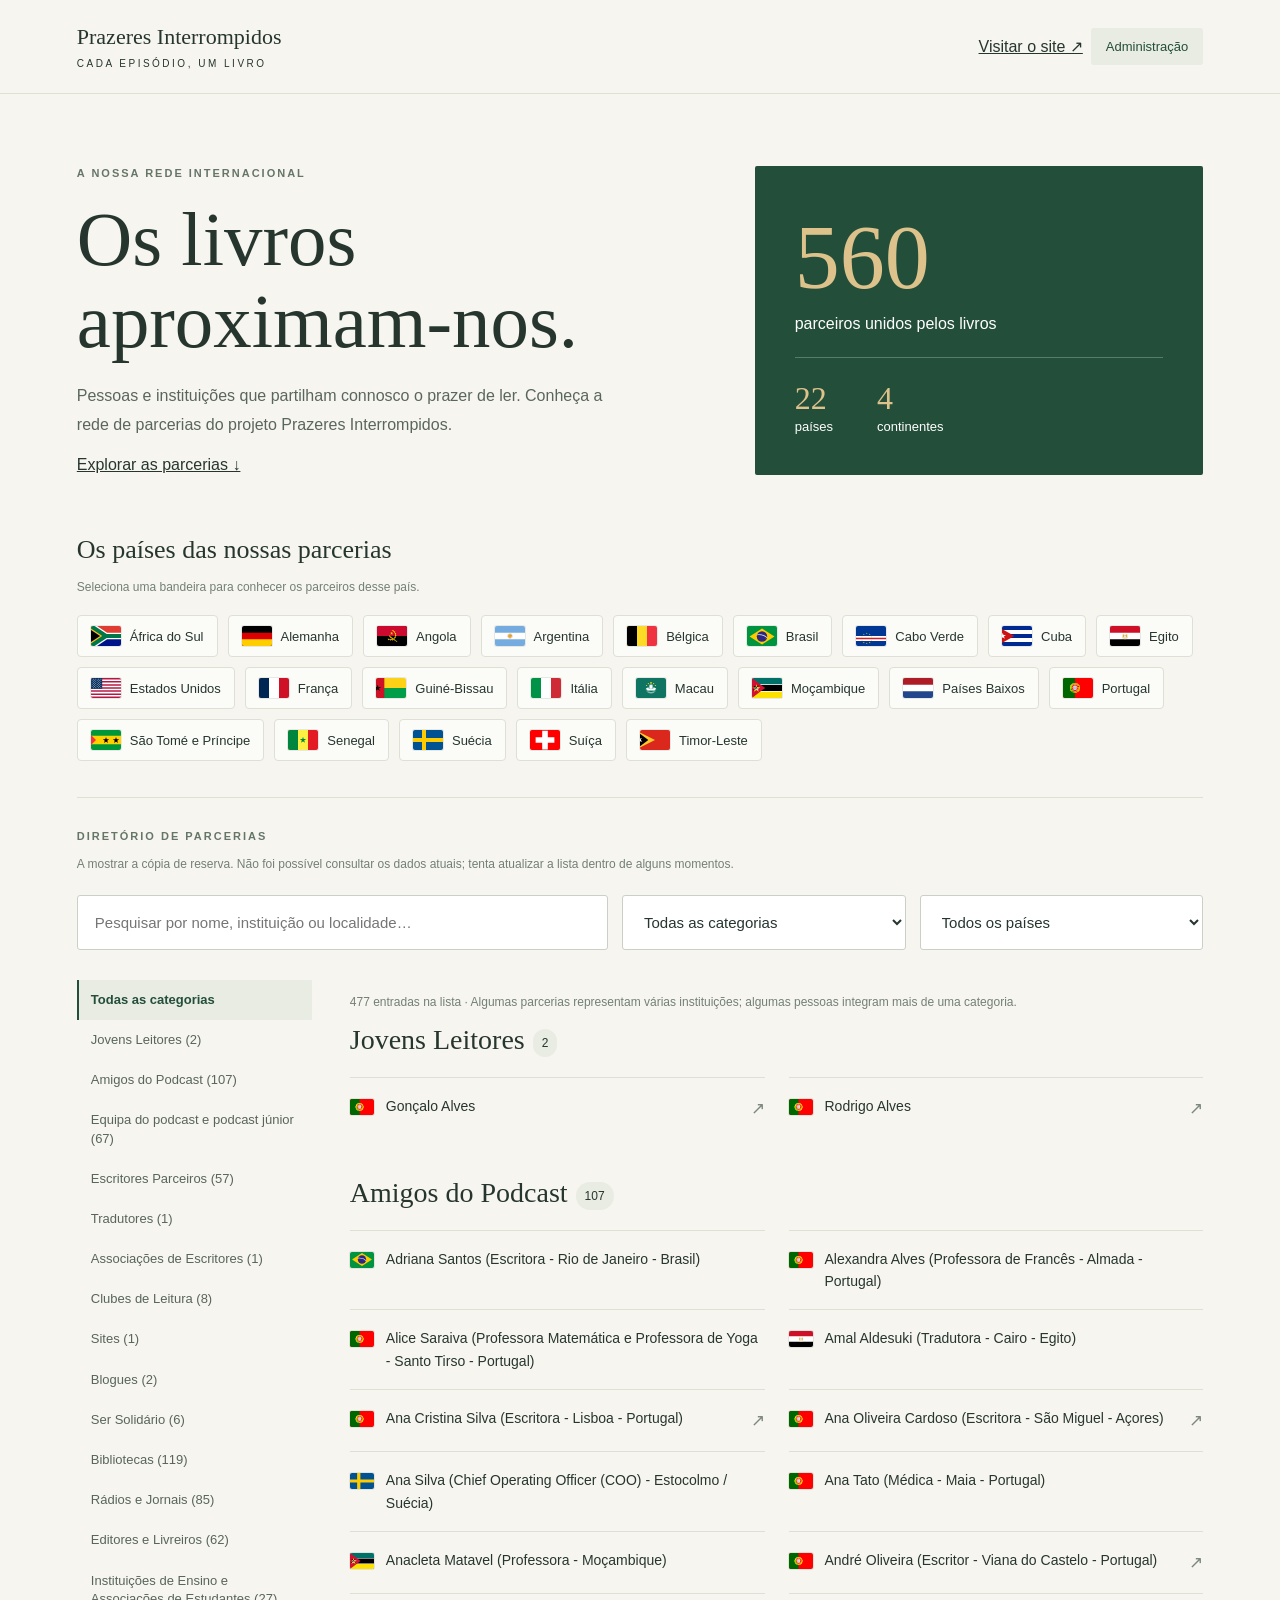
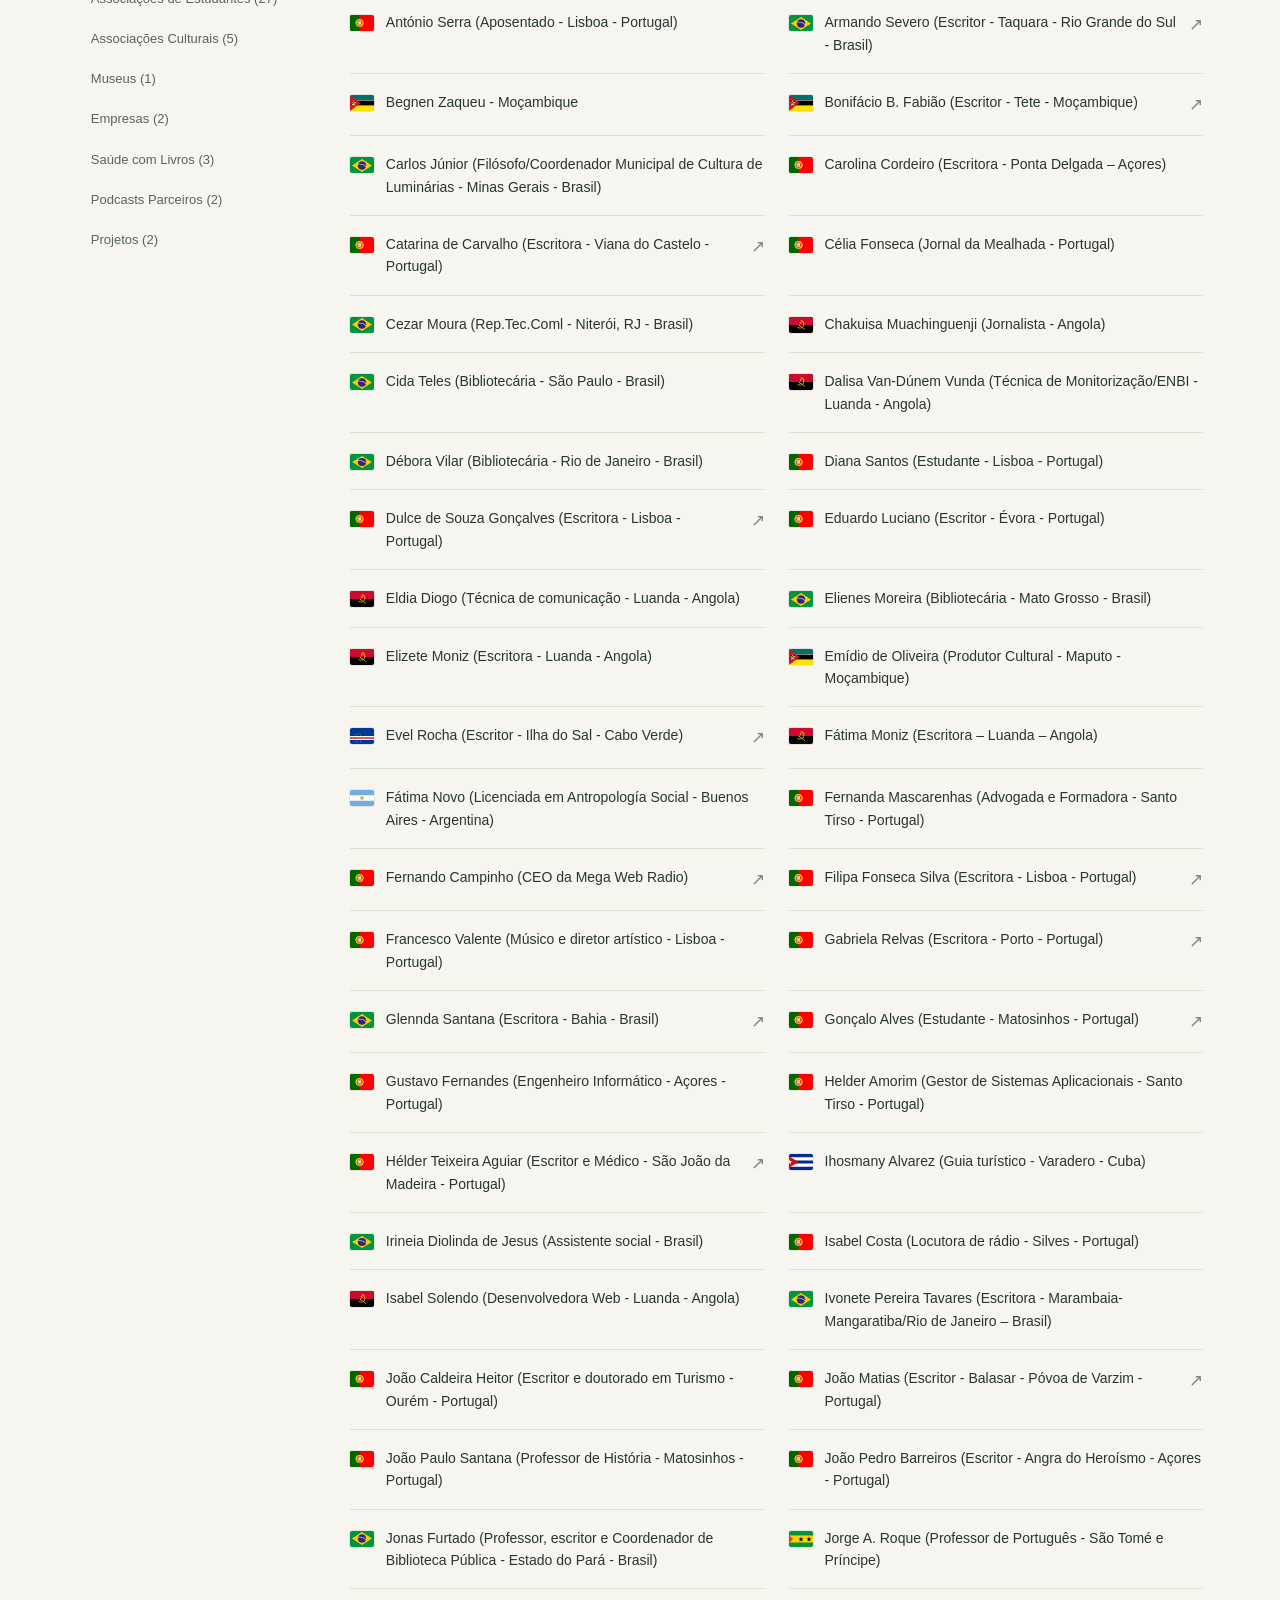
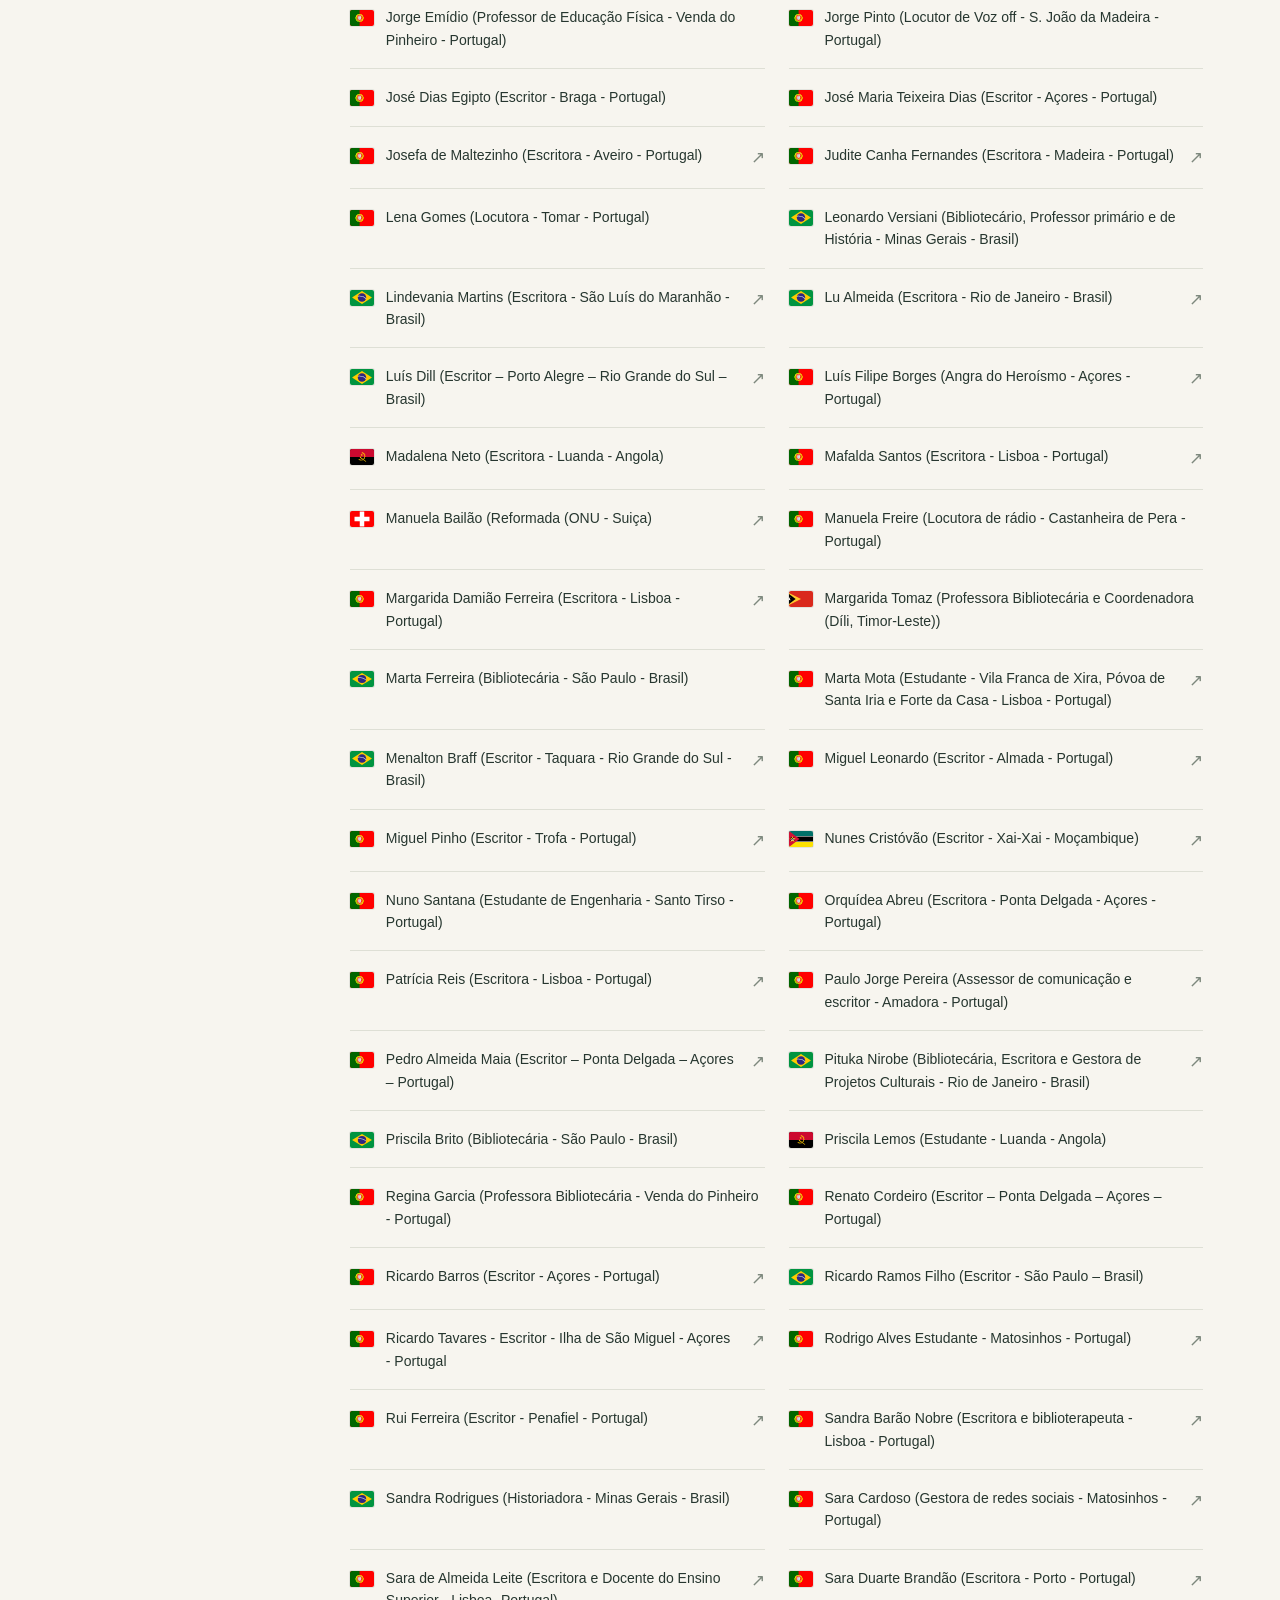
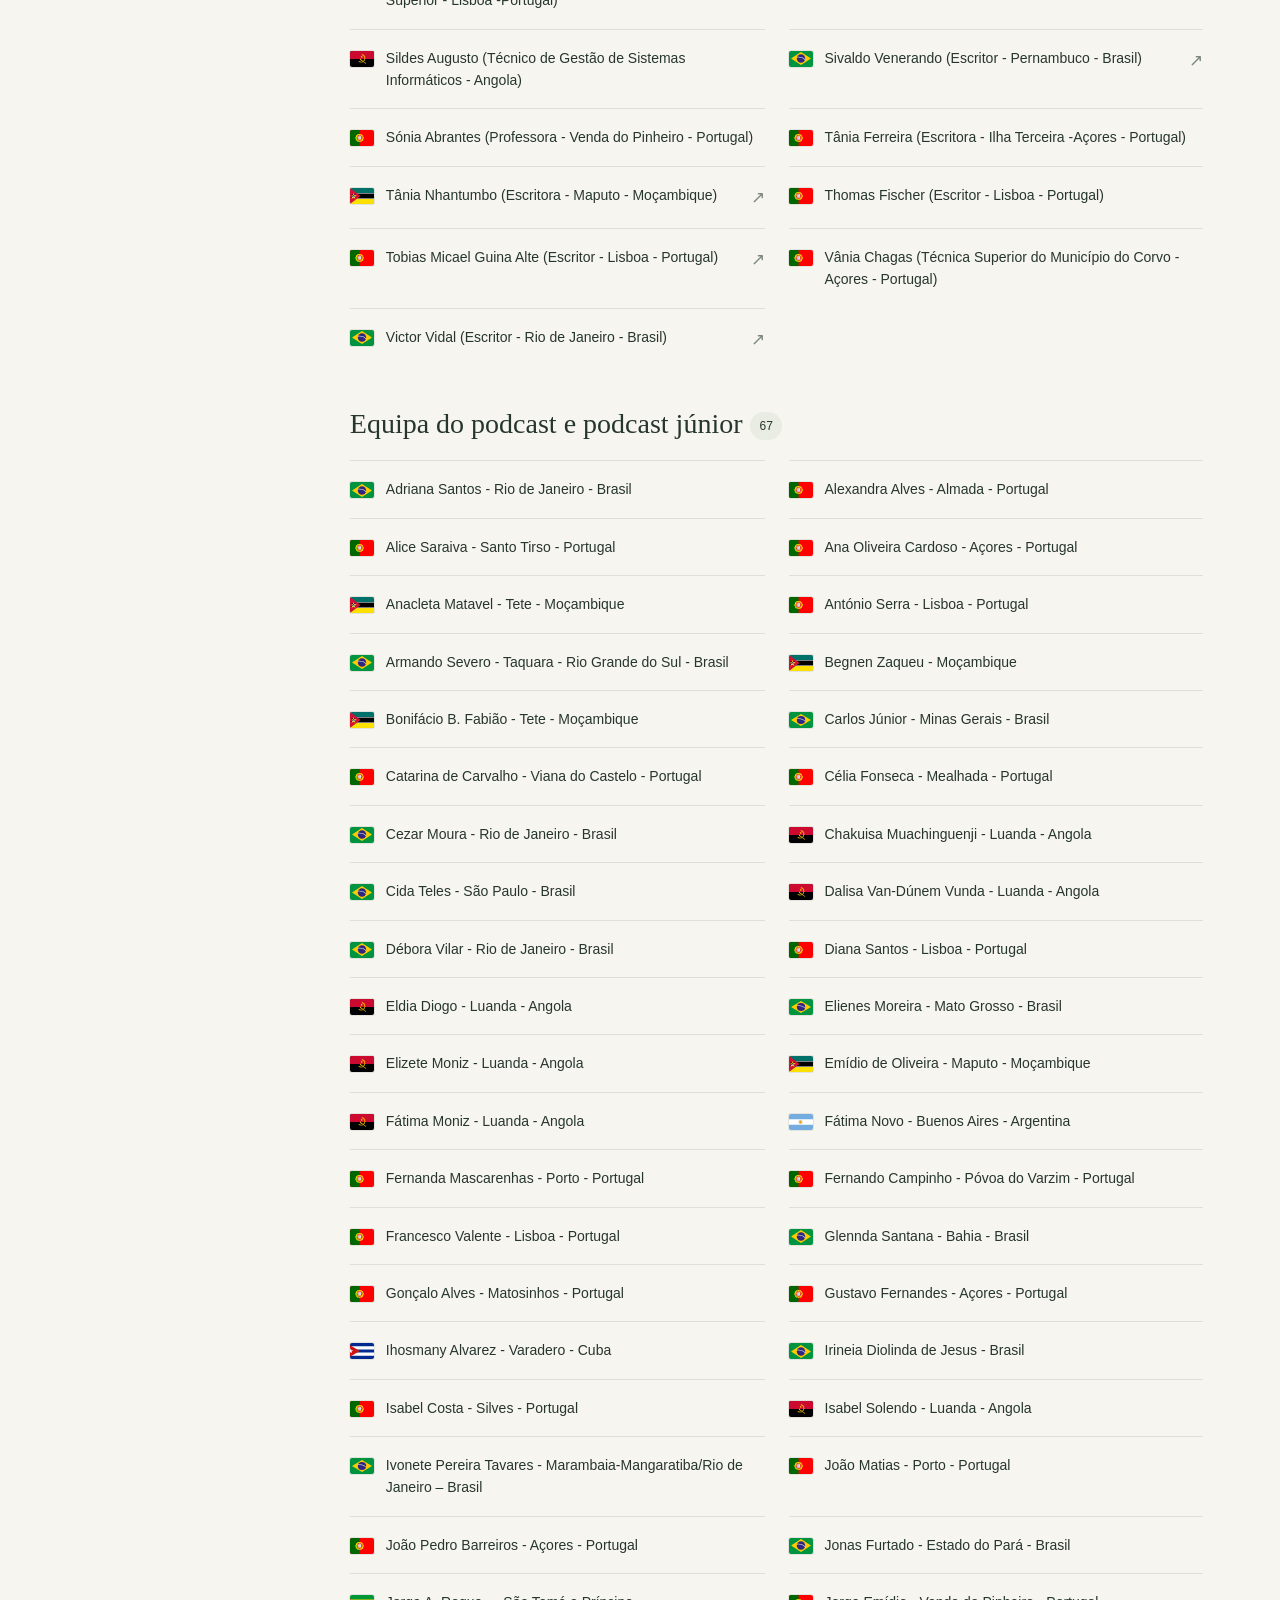
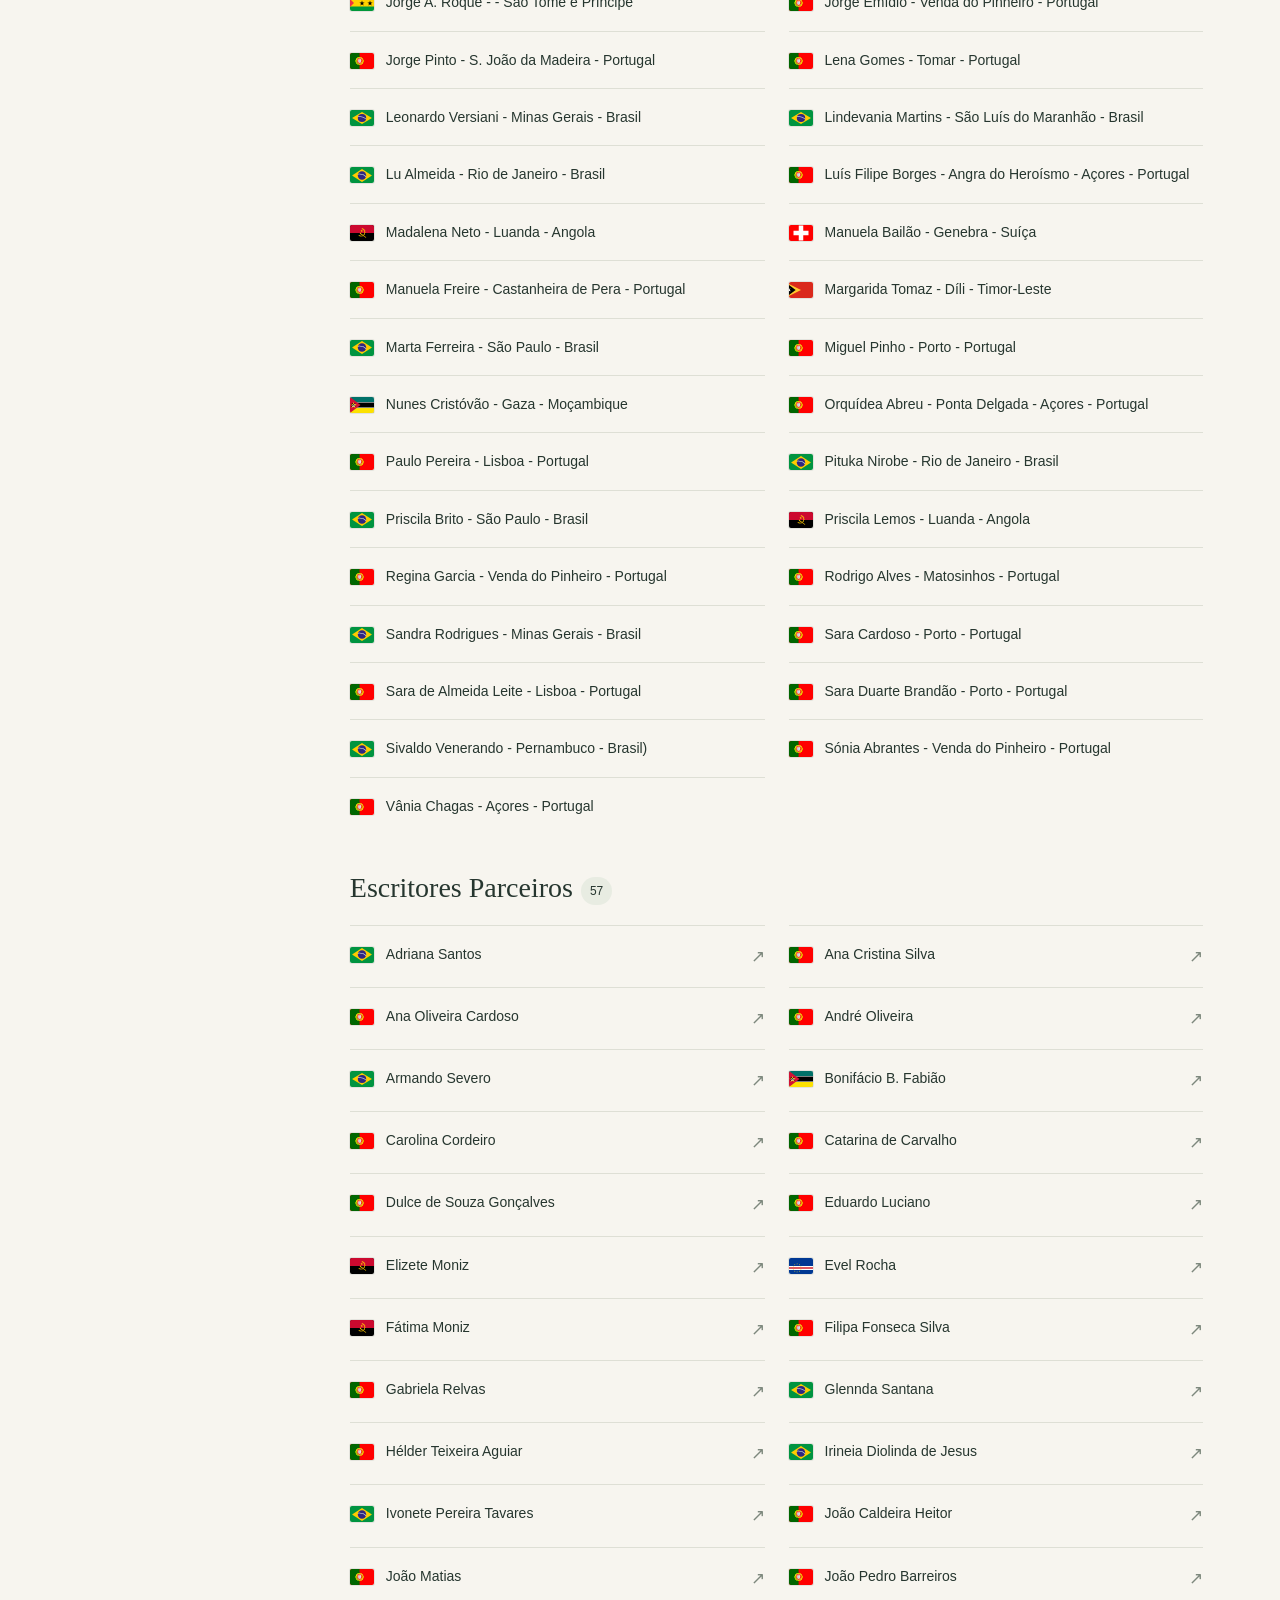
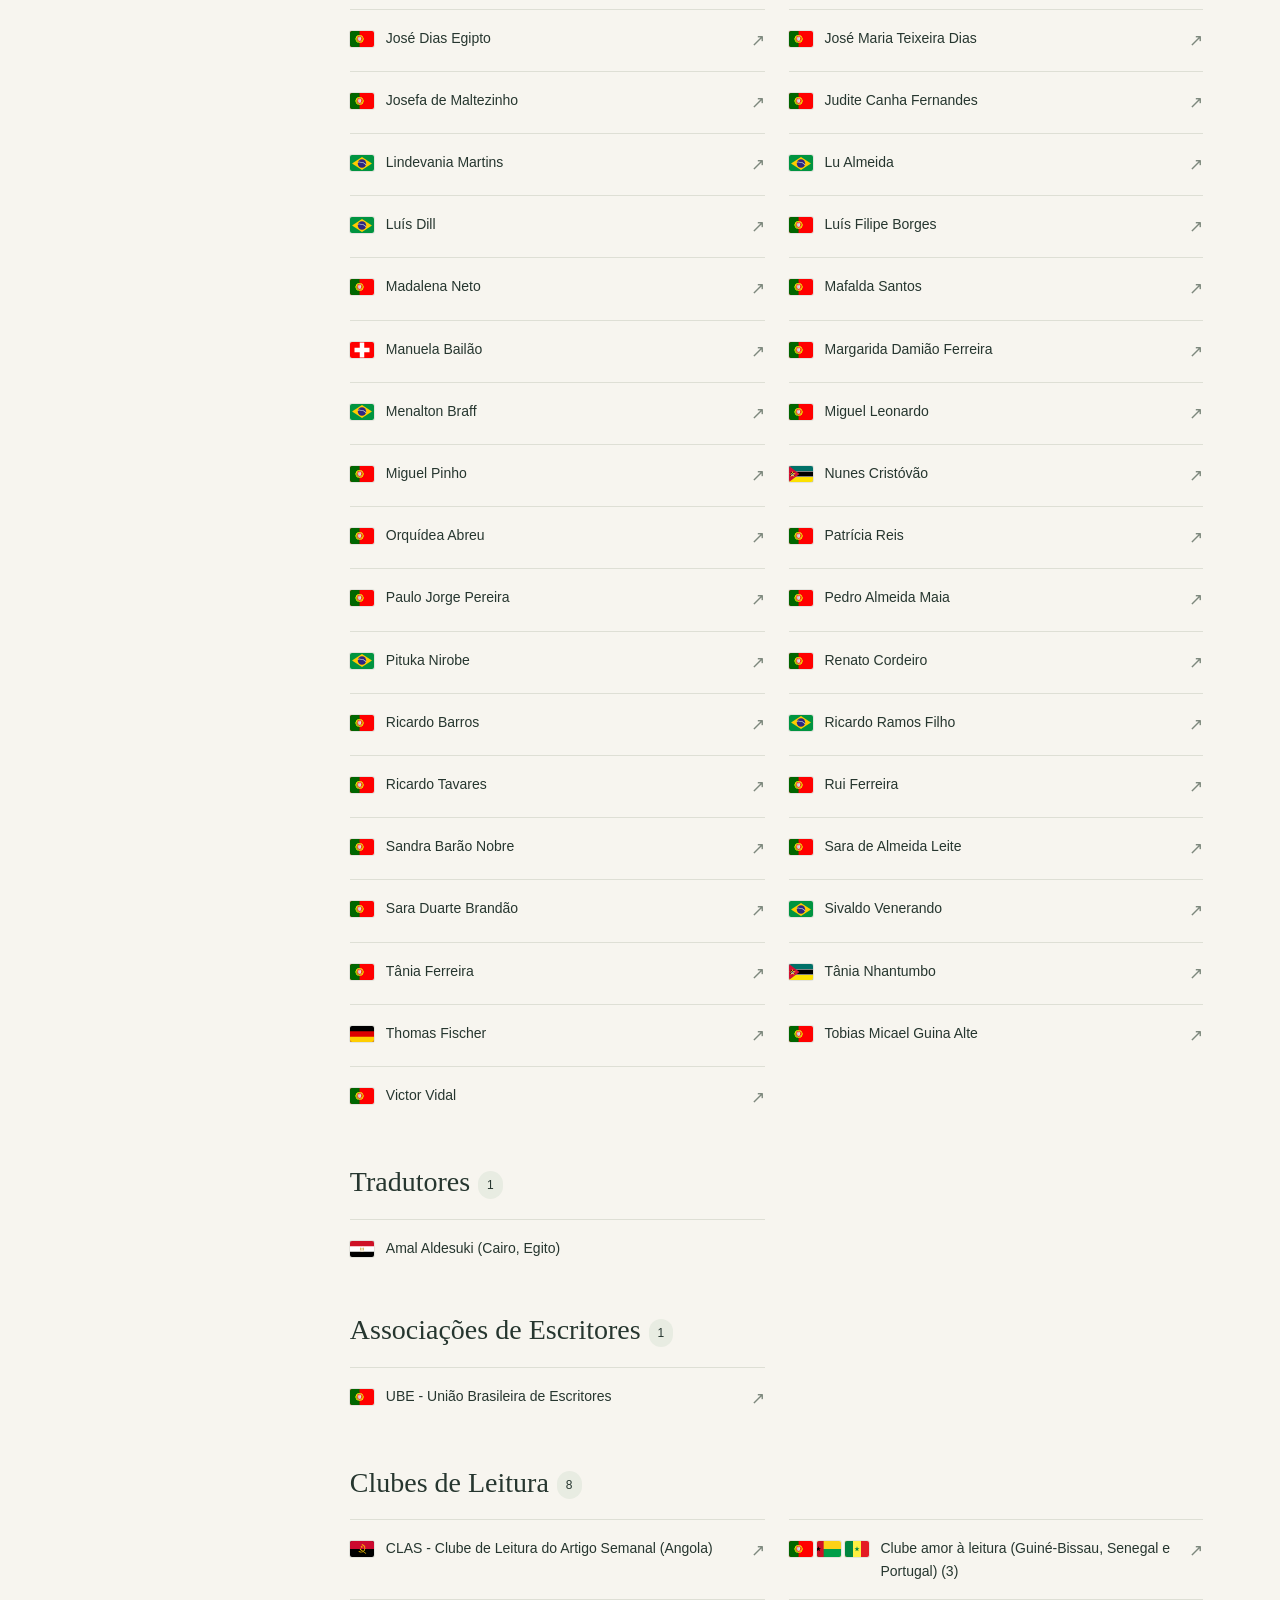
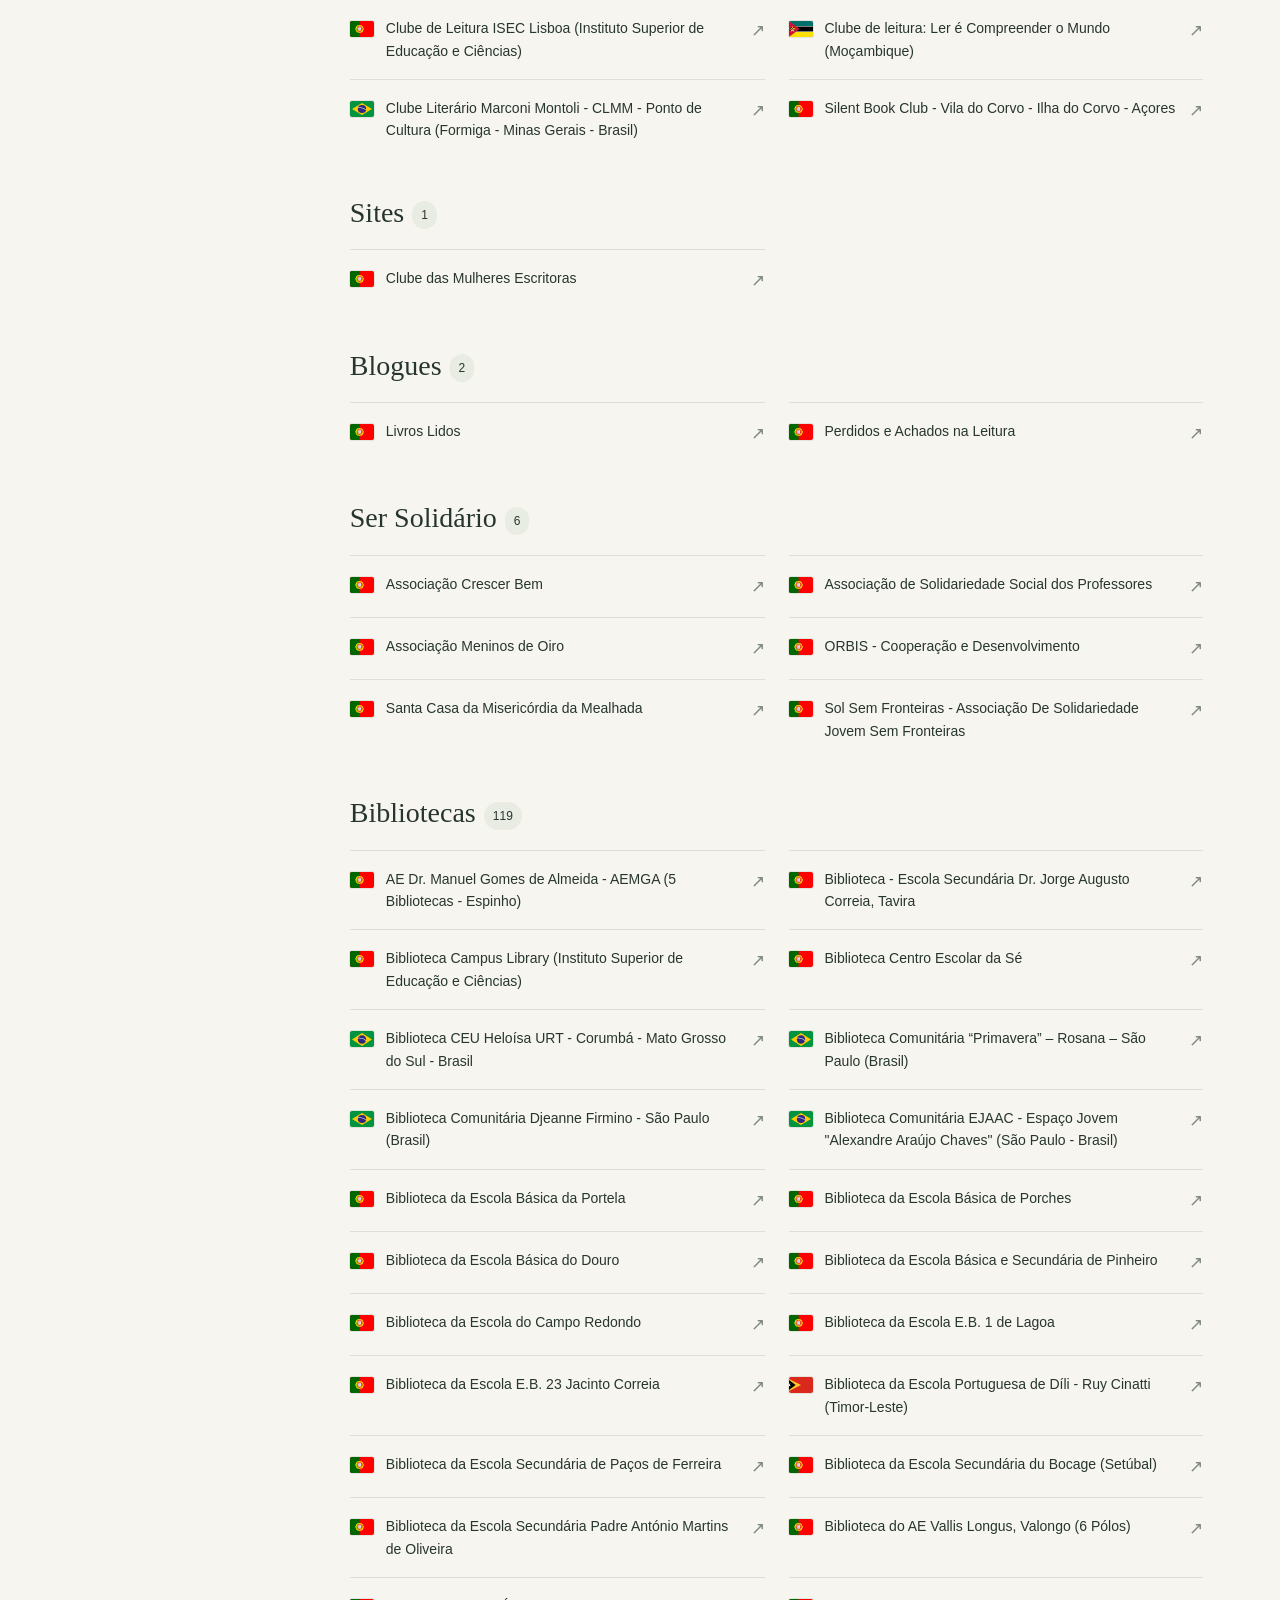
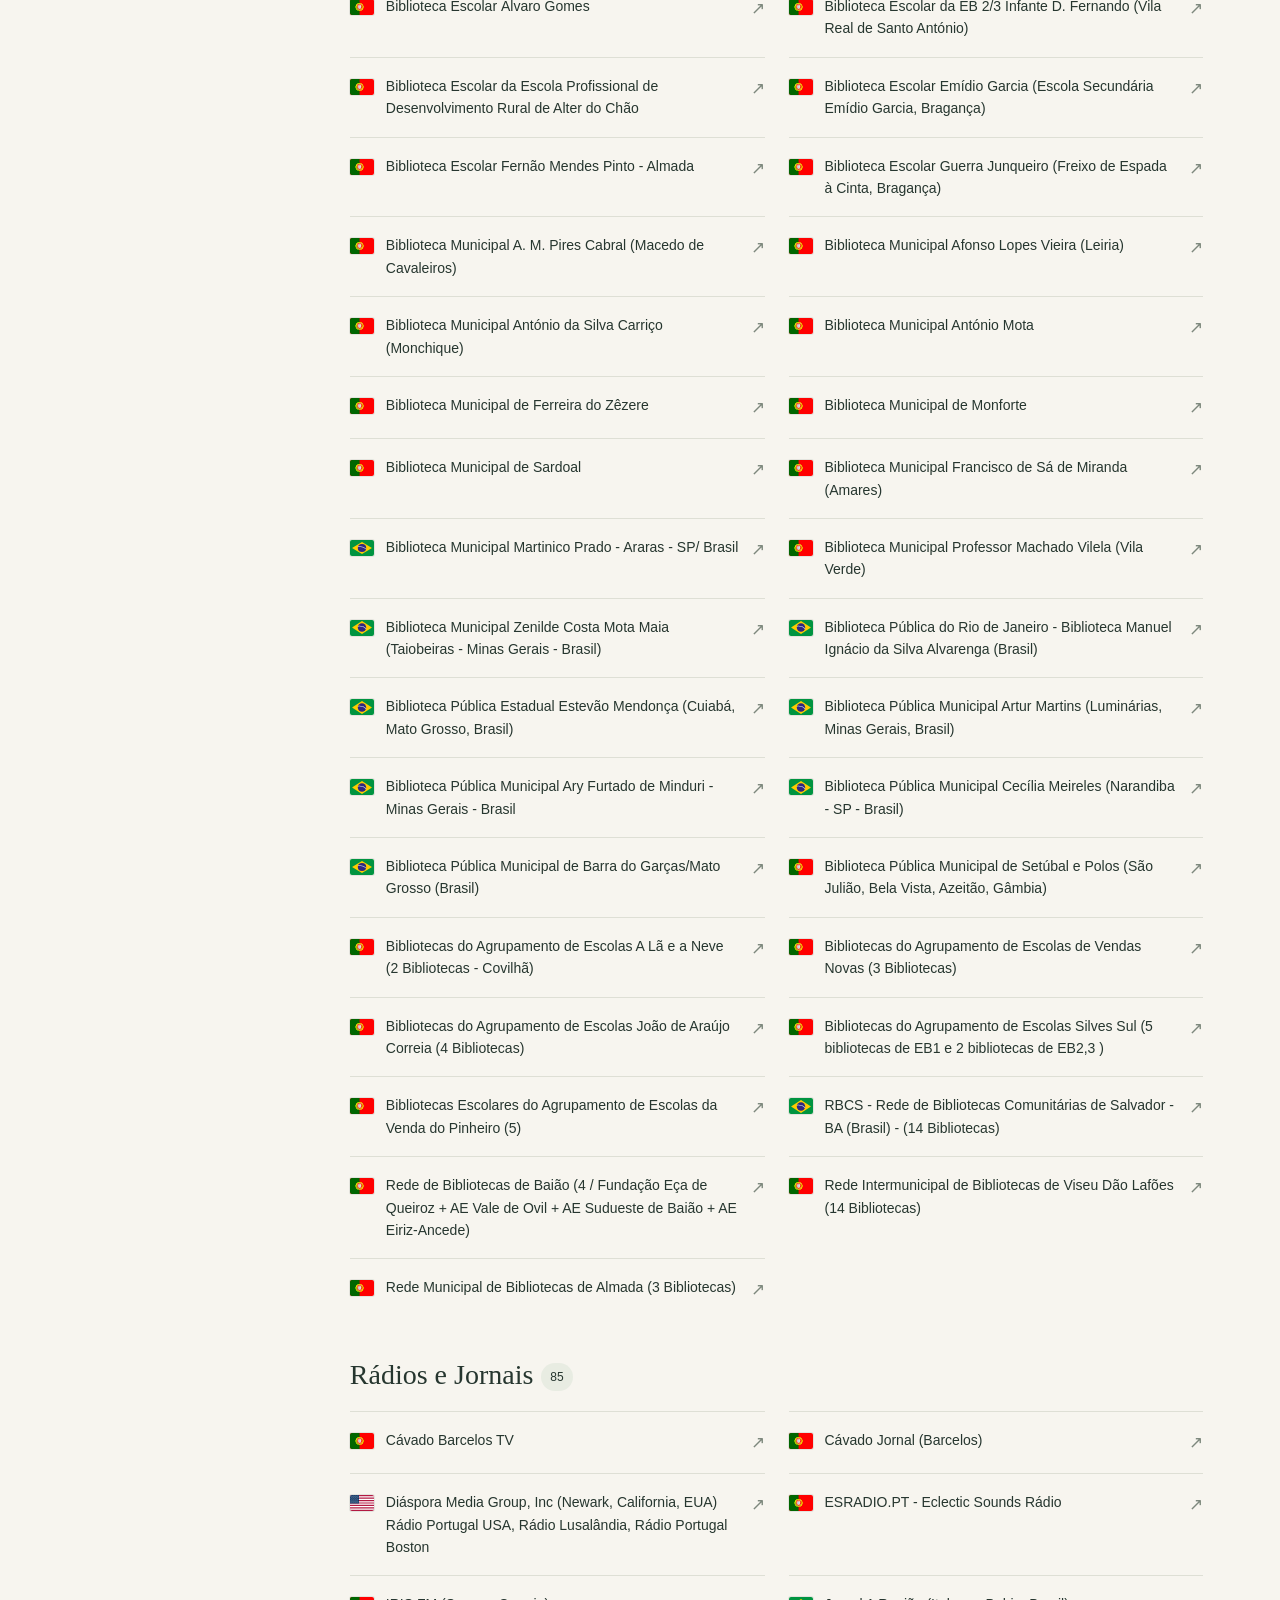
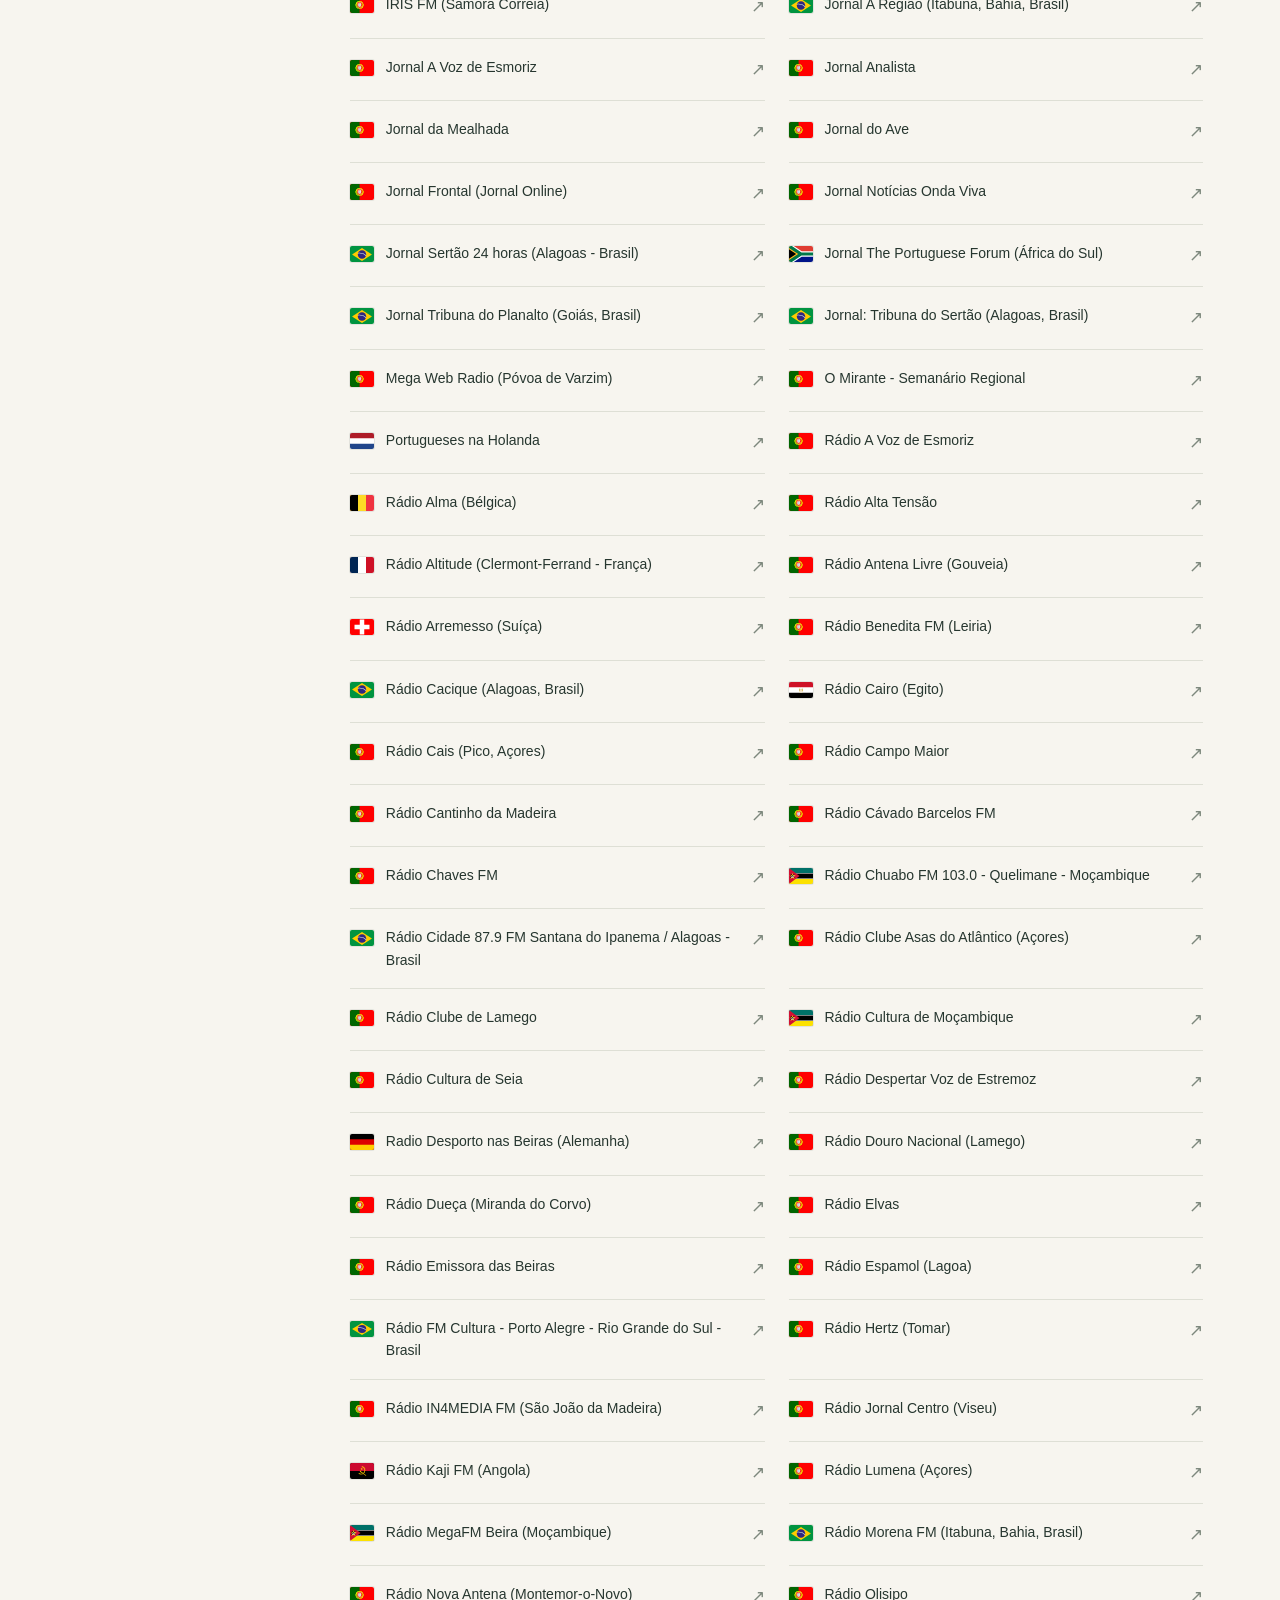
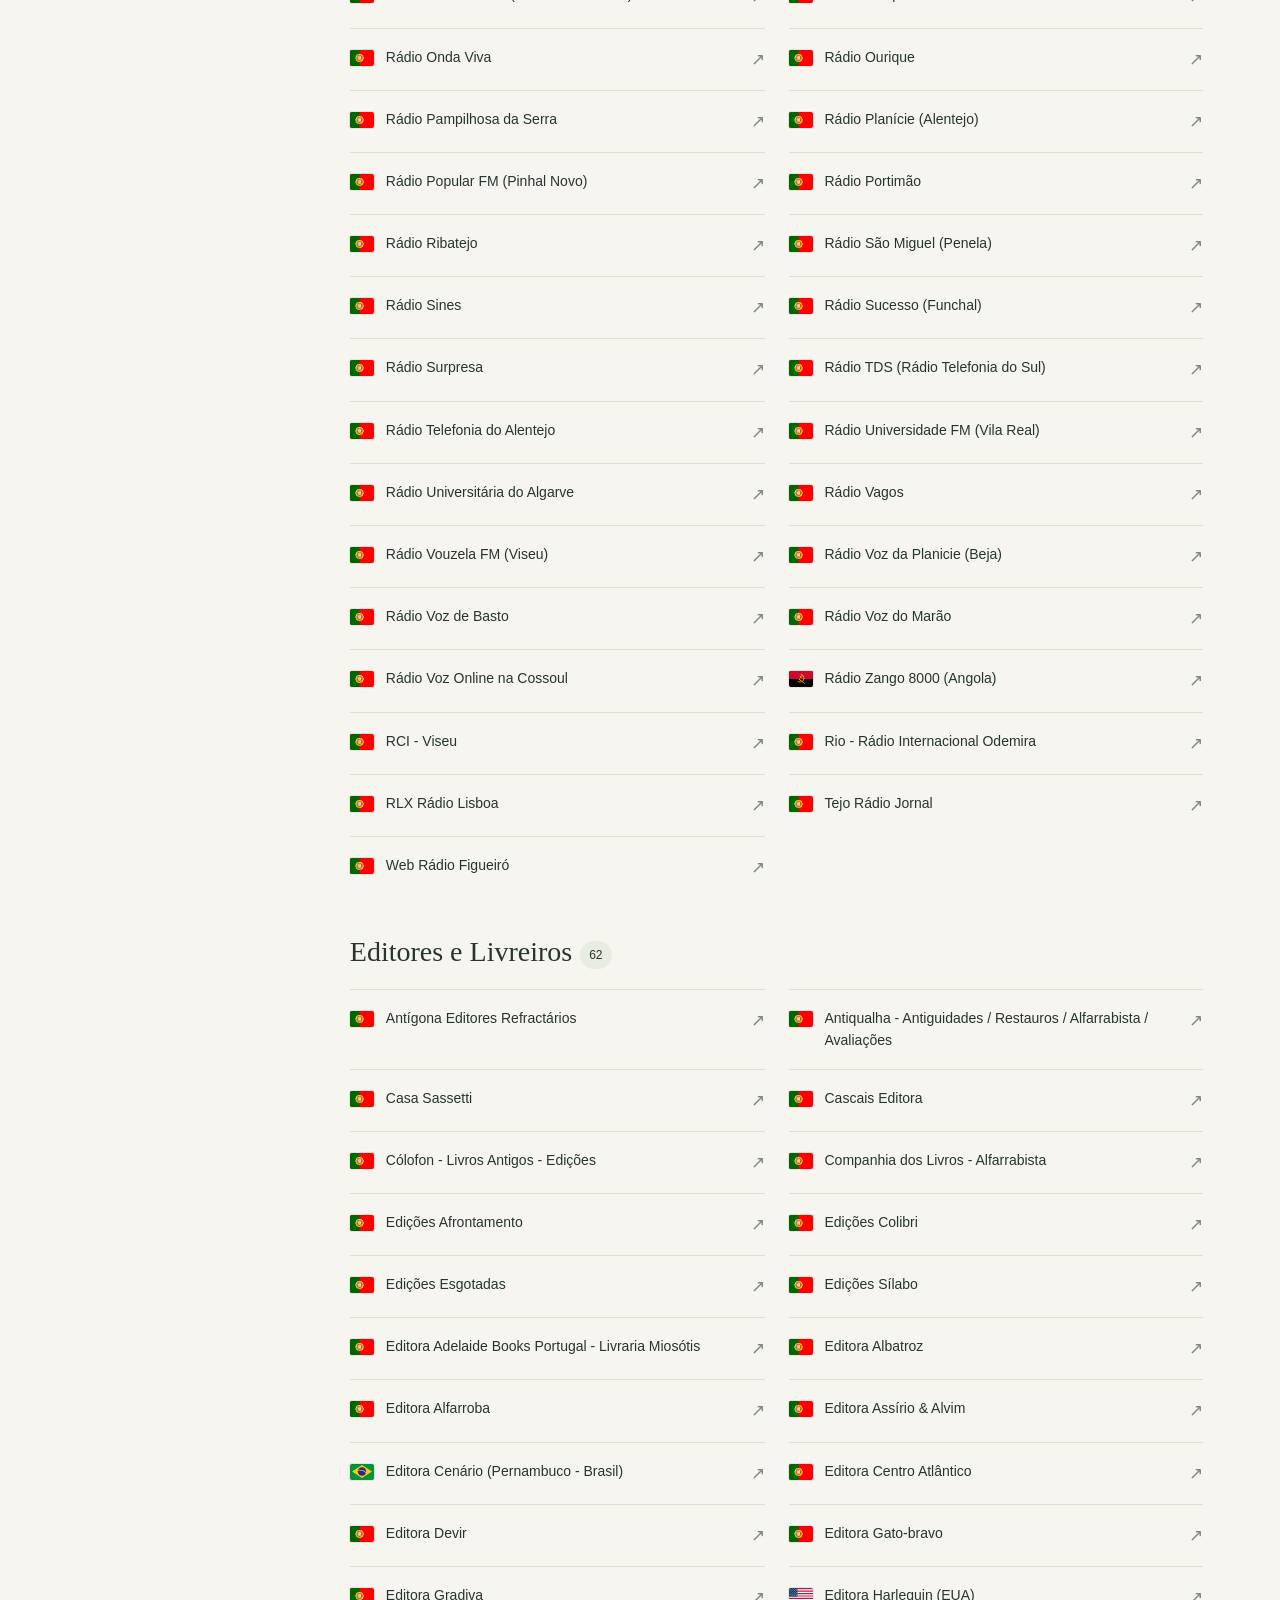
<file: index.html>
<!doctype html><html lang="pt-PT"><head><meta charset="utf-8"><meta name="viewport" content="width=device-width,initial-scale=1"><title>Parcerias · Prazeres Interrompidos</title><meta http-equiv="refresh" content="0;url=docs/"><script>location.replace(new URL("docs/", location.href).href);</script></head><body><p><a href="docs/">Abrir a página de Parcerias — Prazeres Interrompidos</a></p></body></html>
</file>
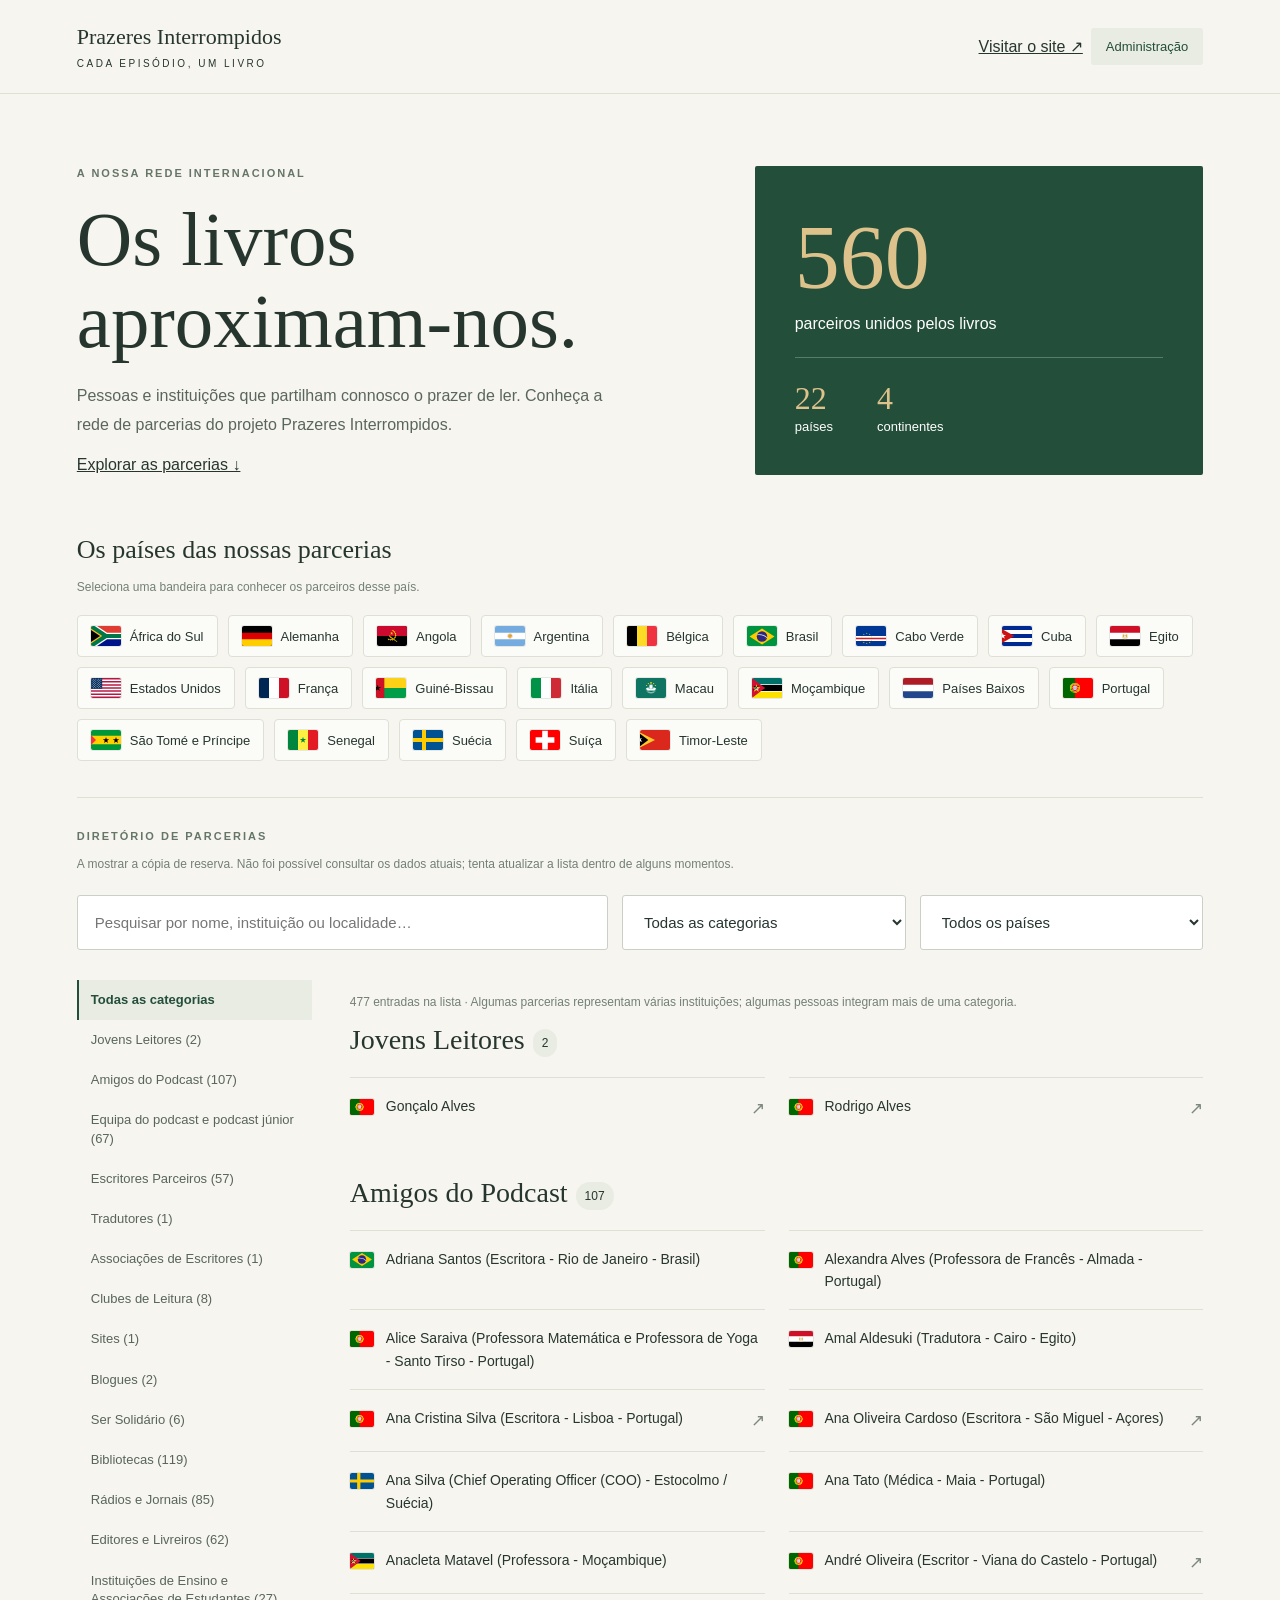
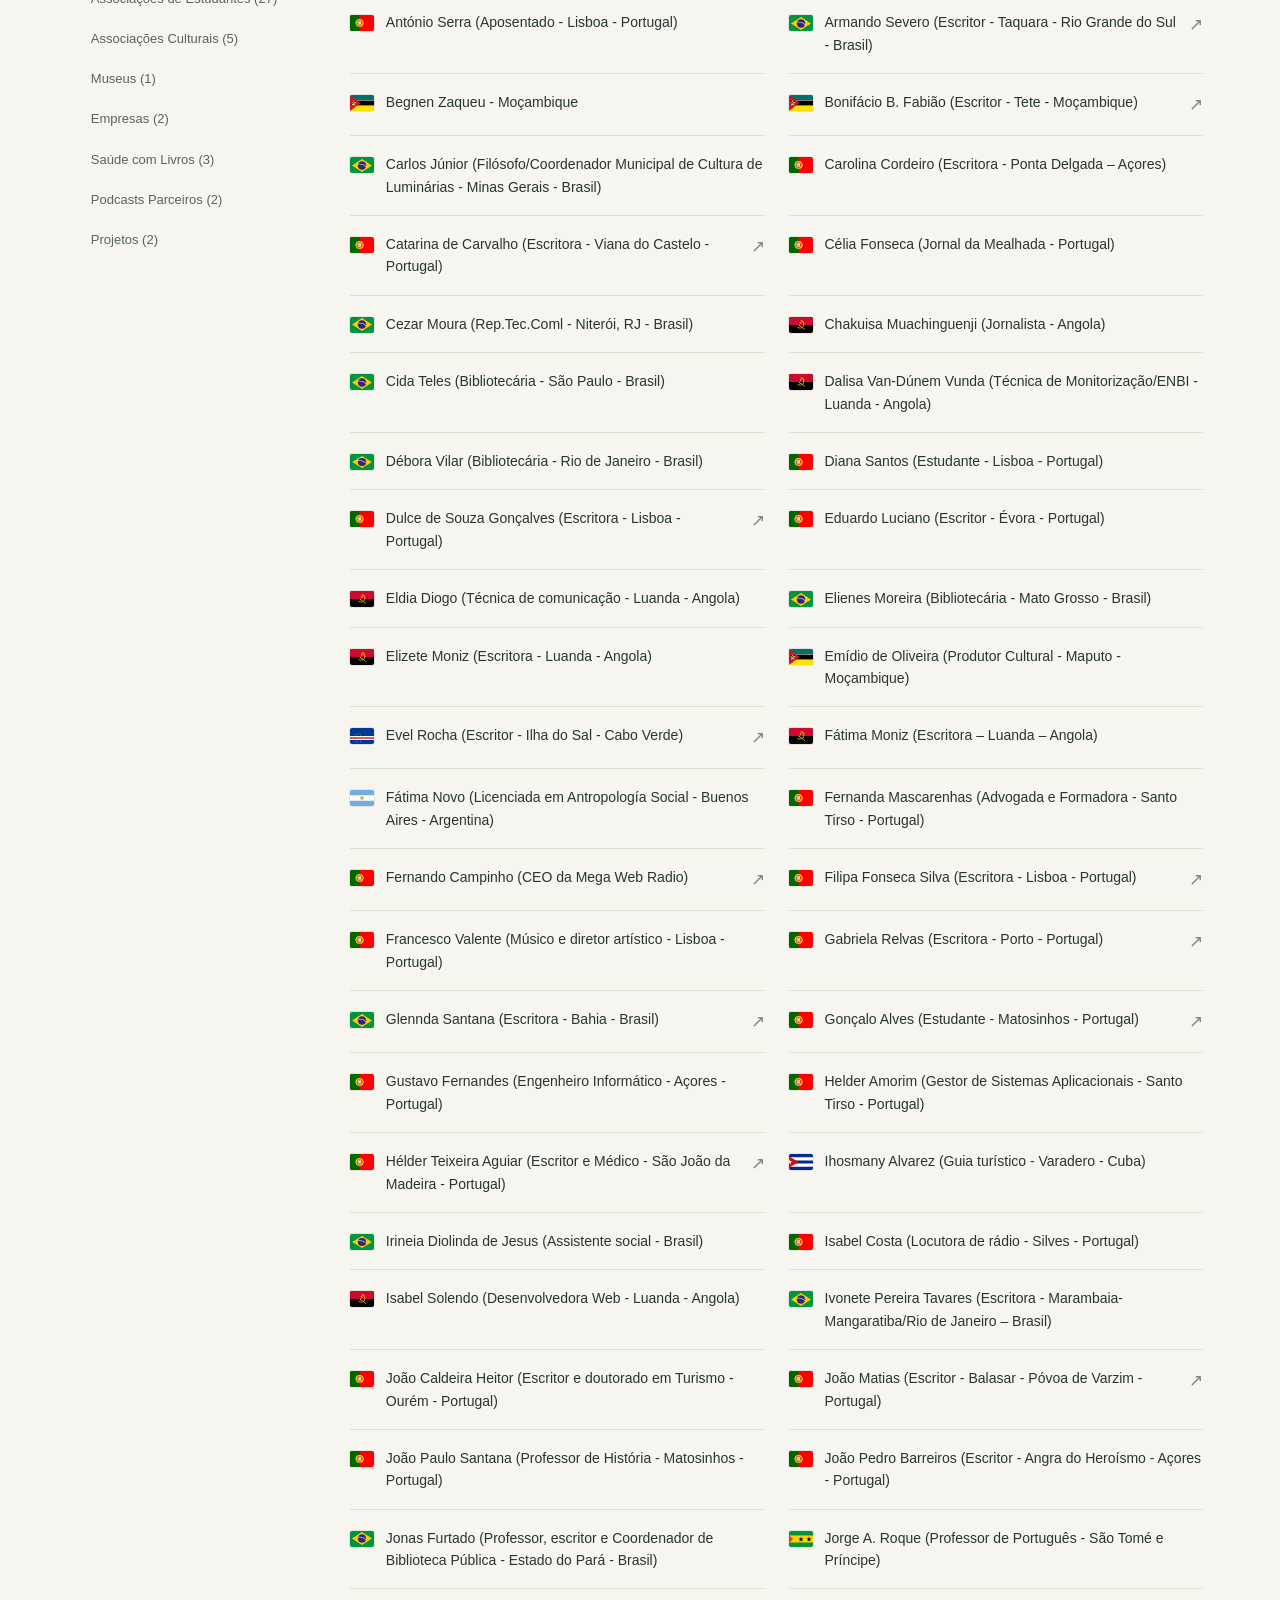
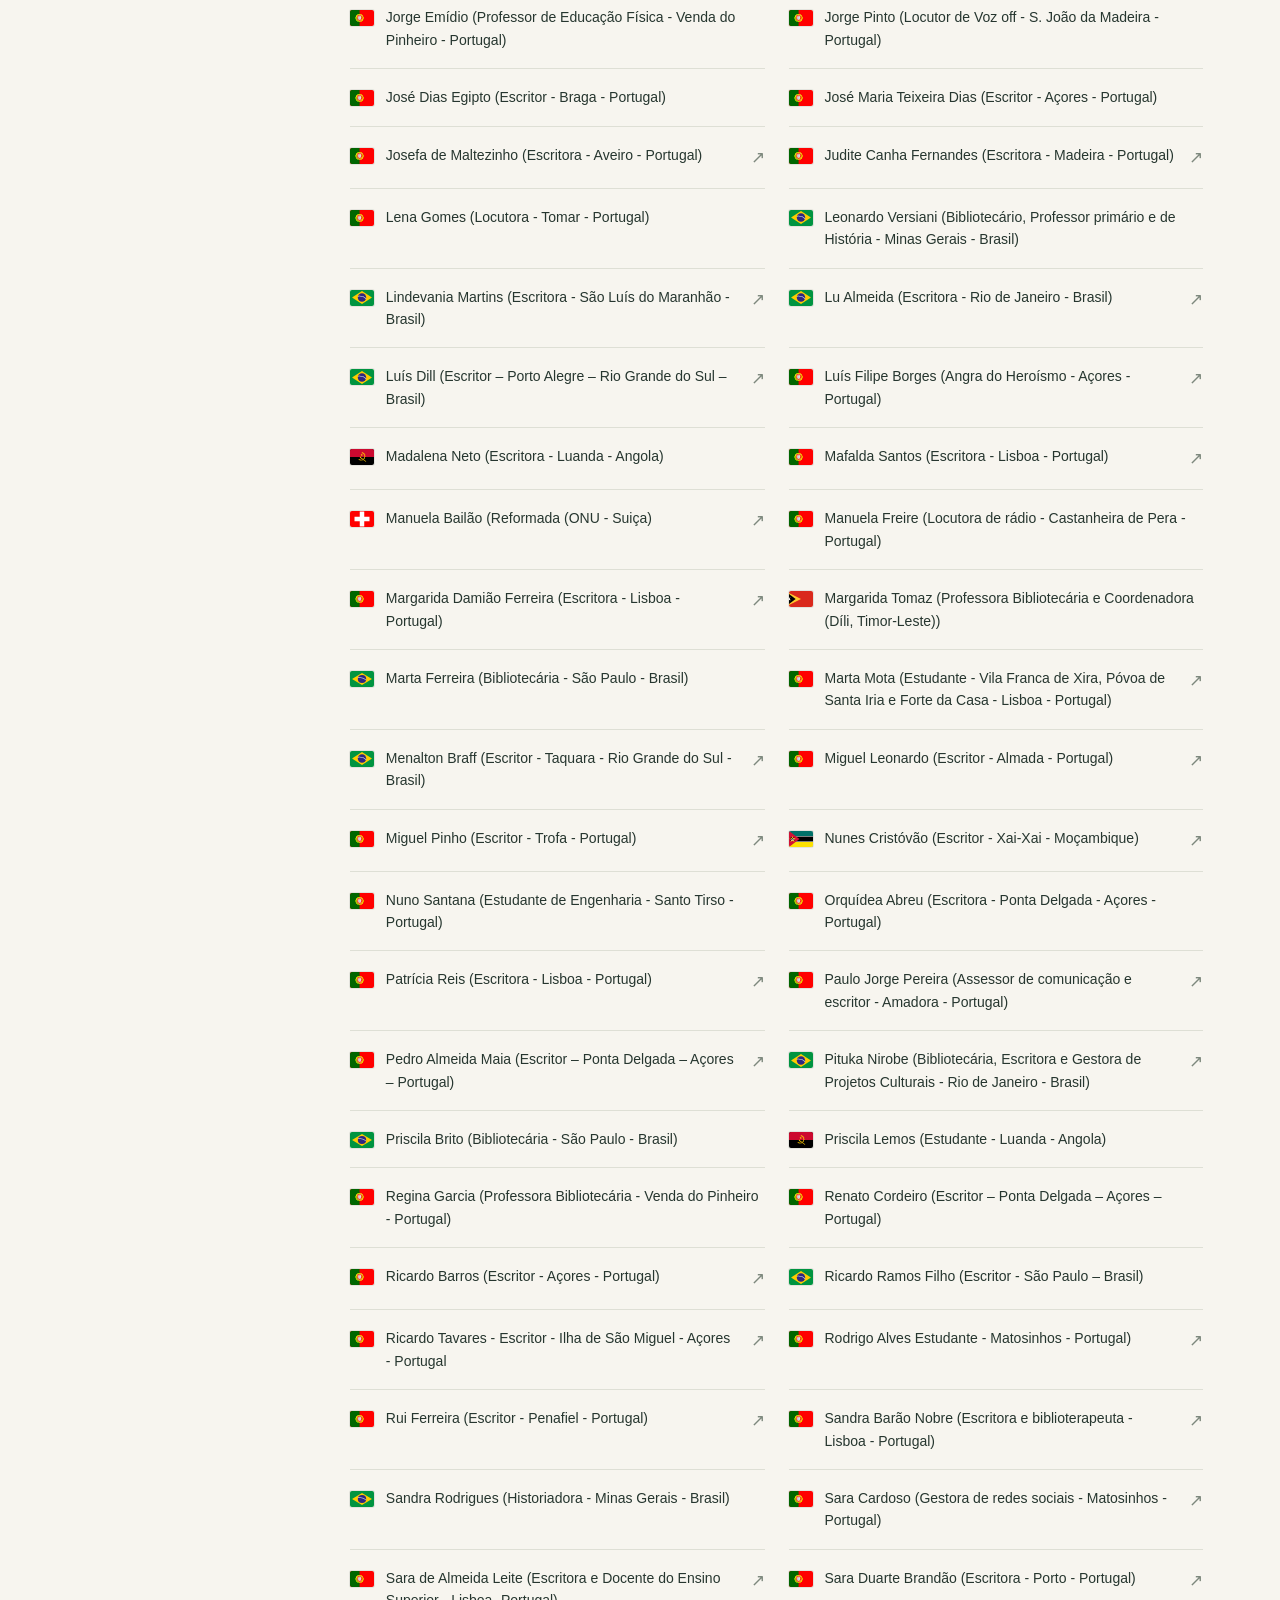
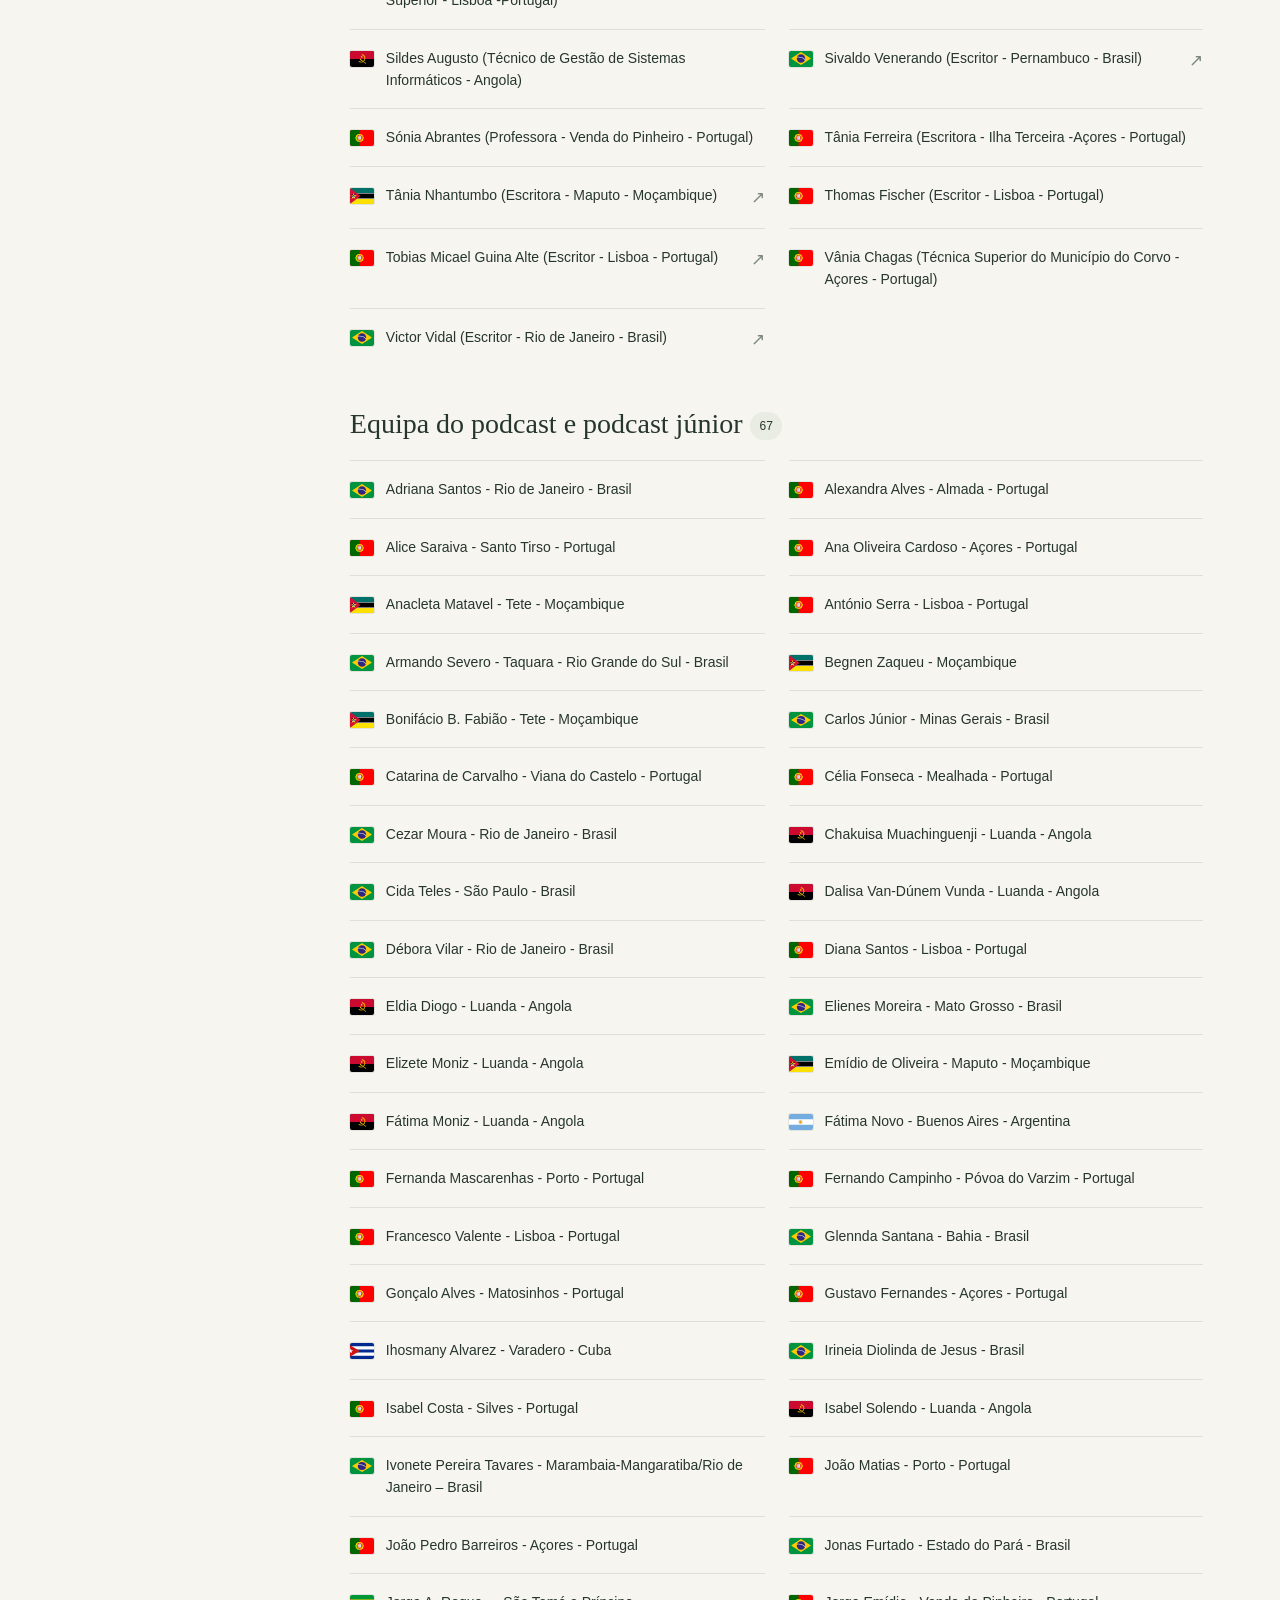
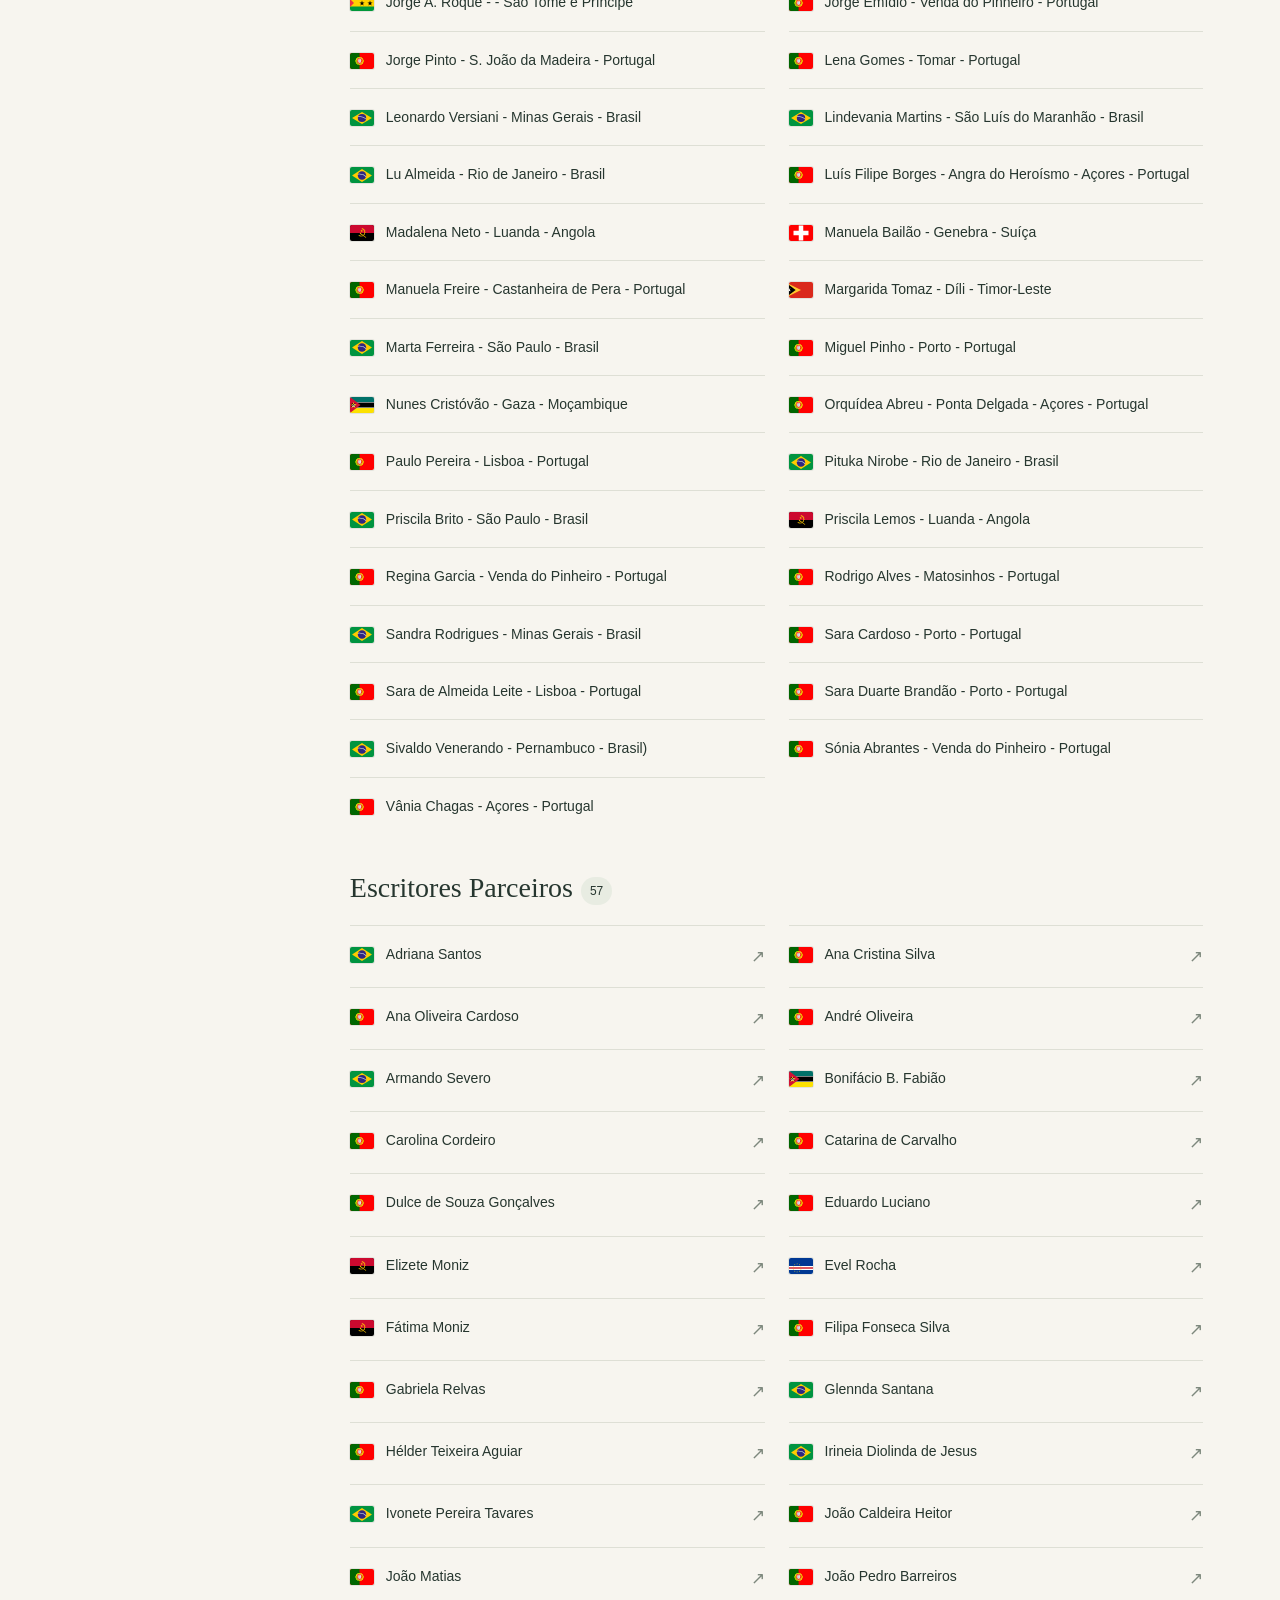
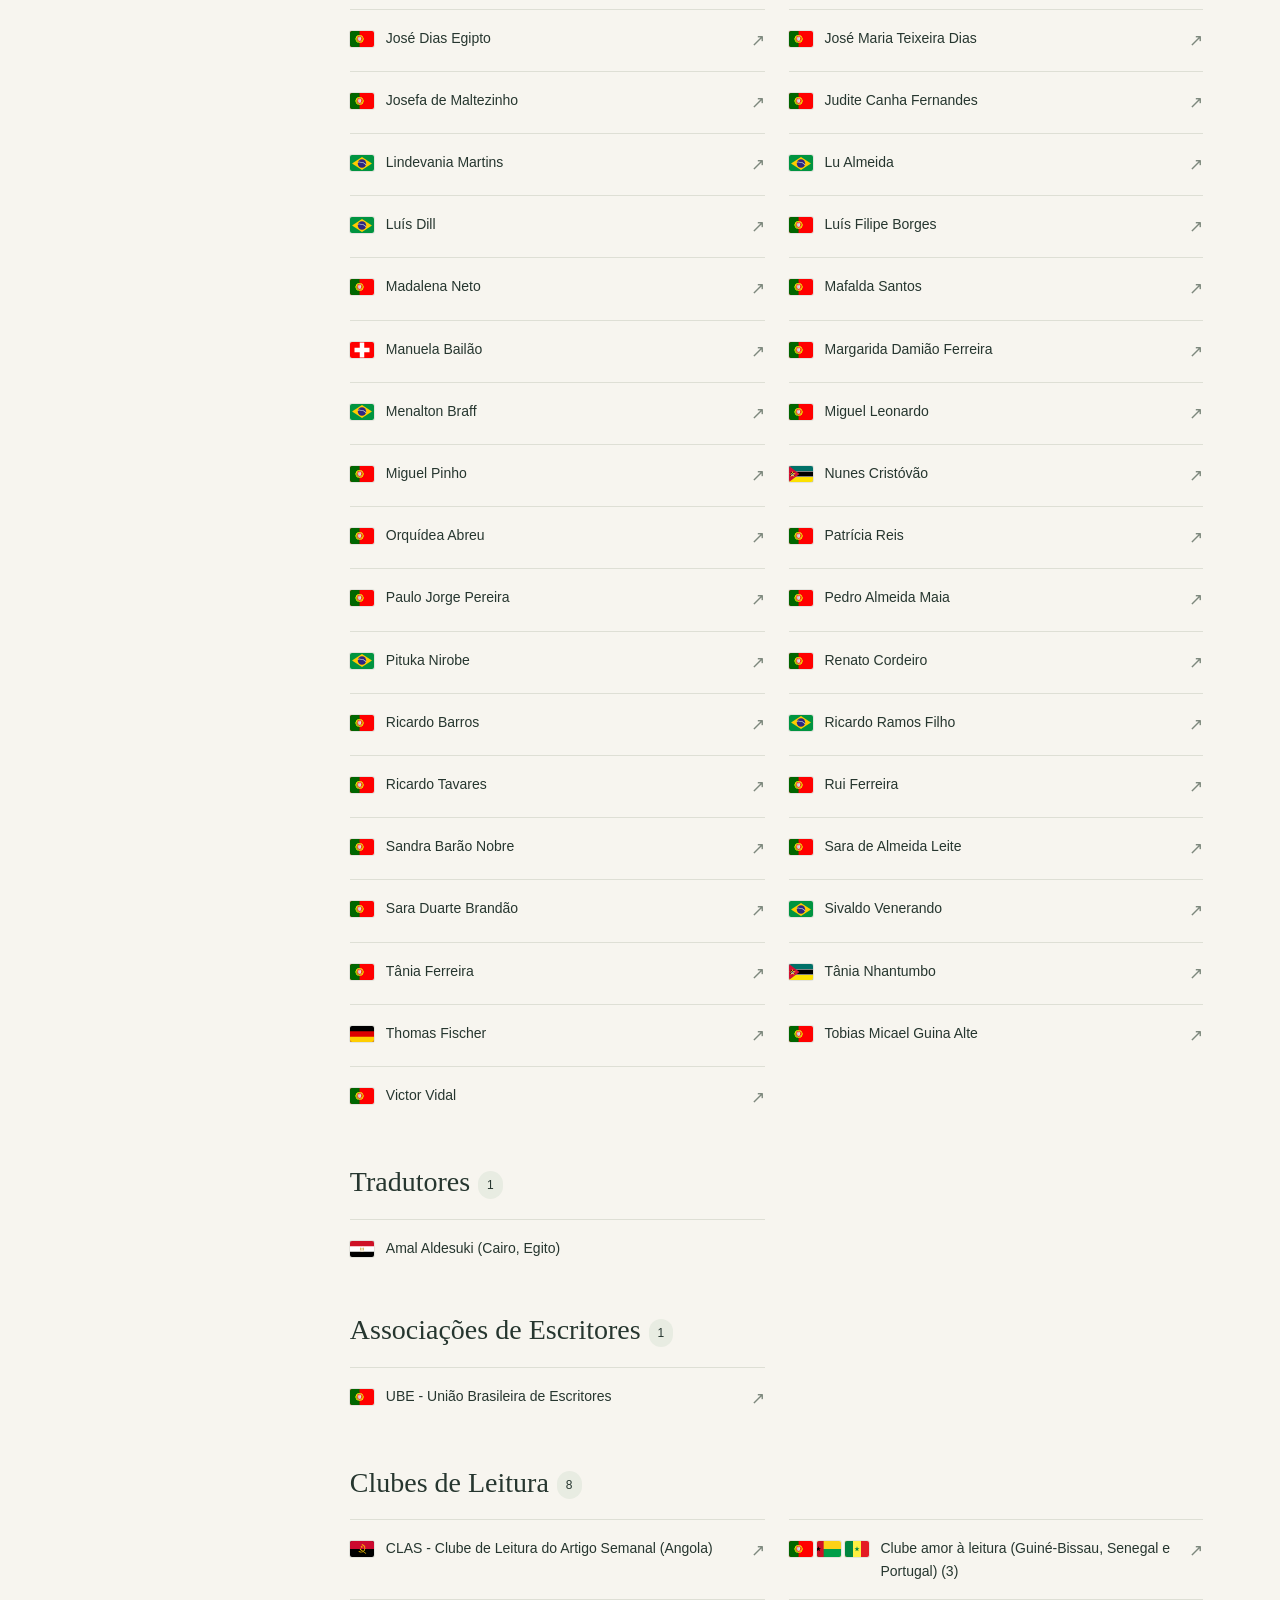
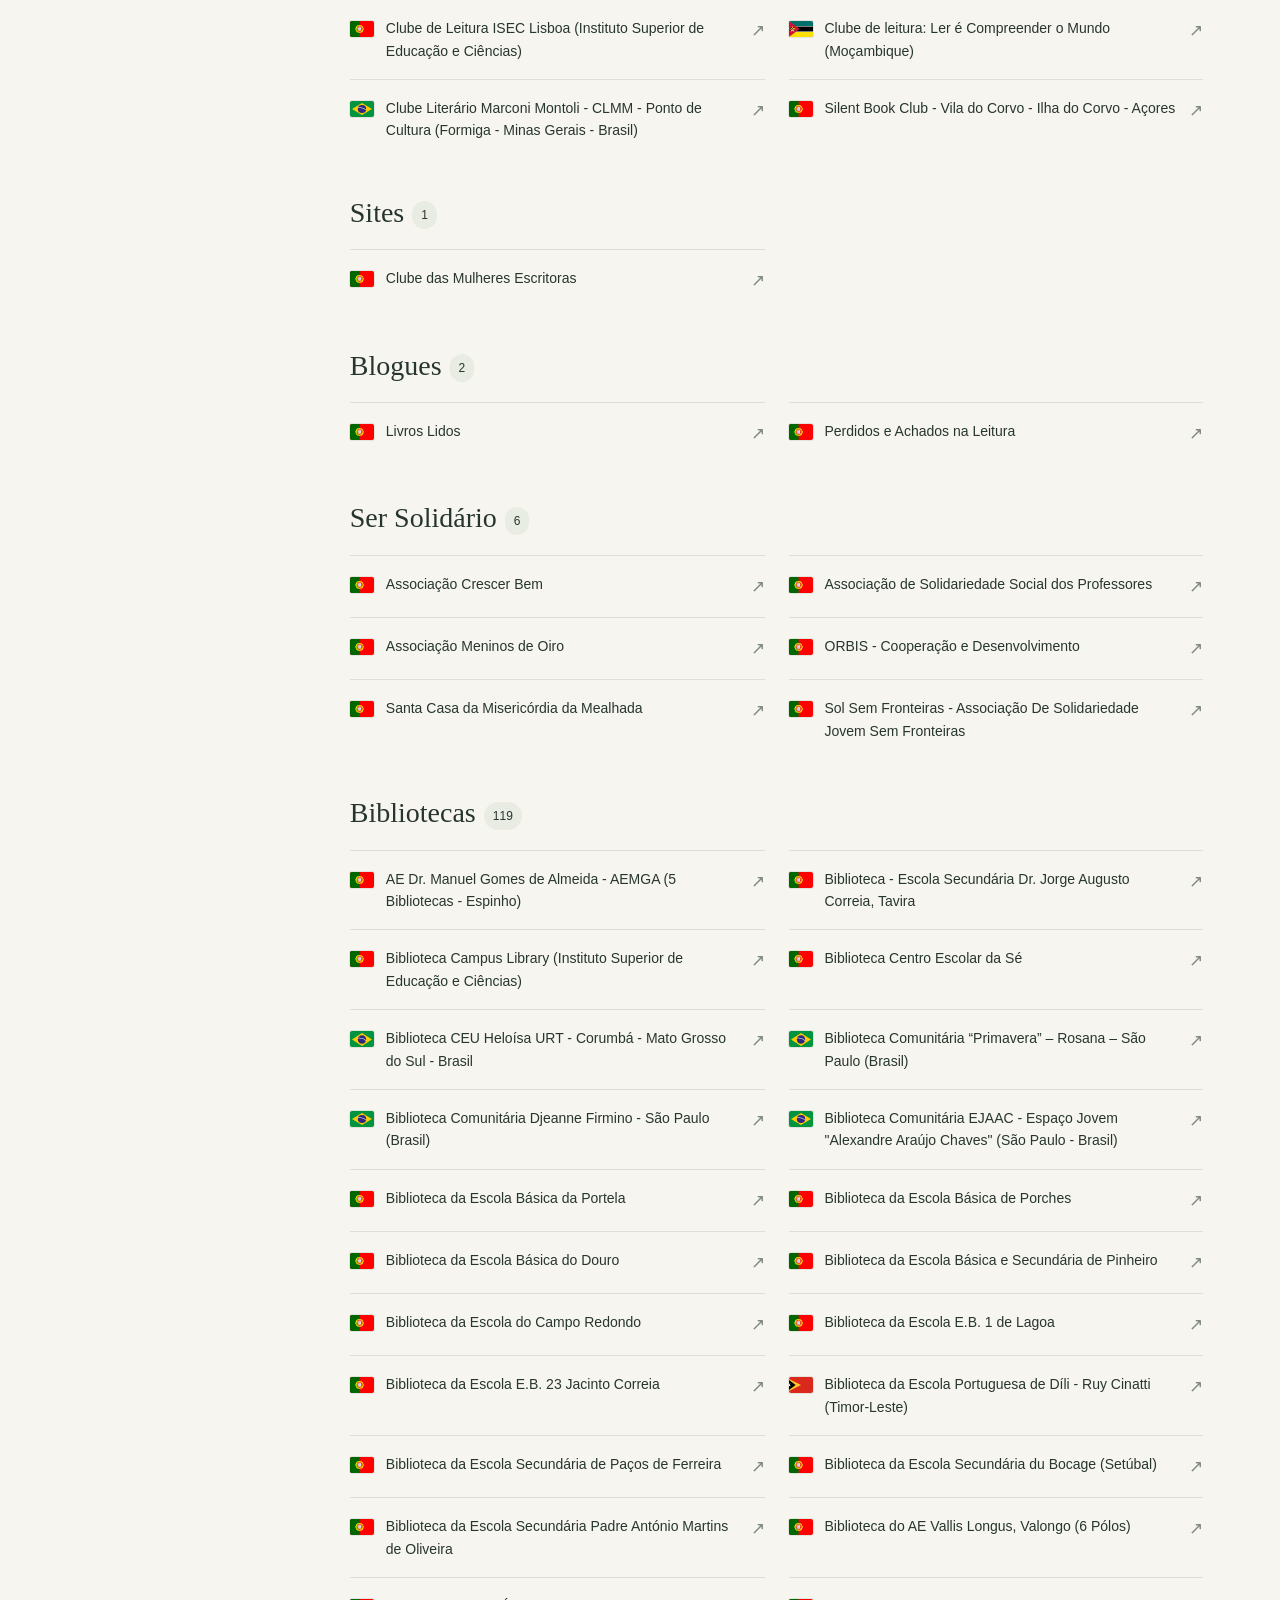
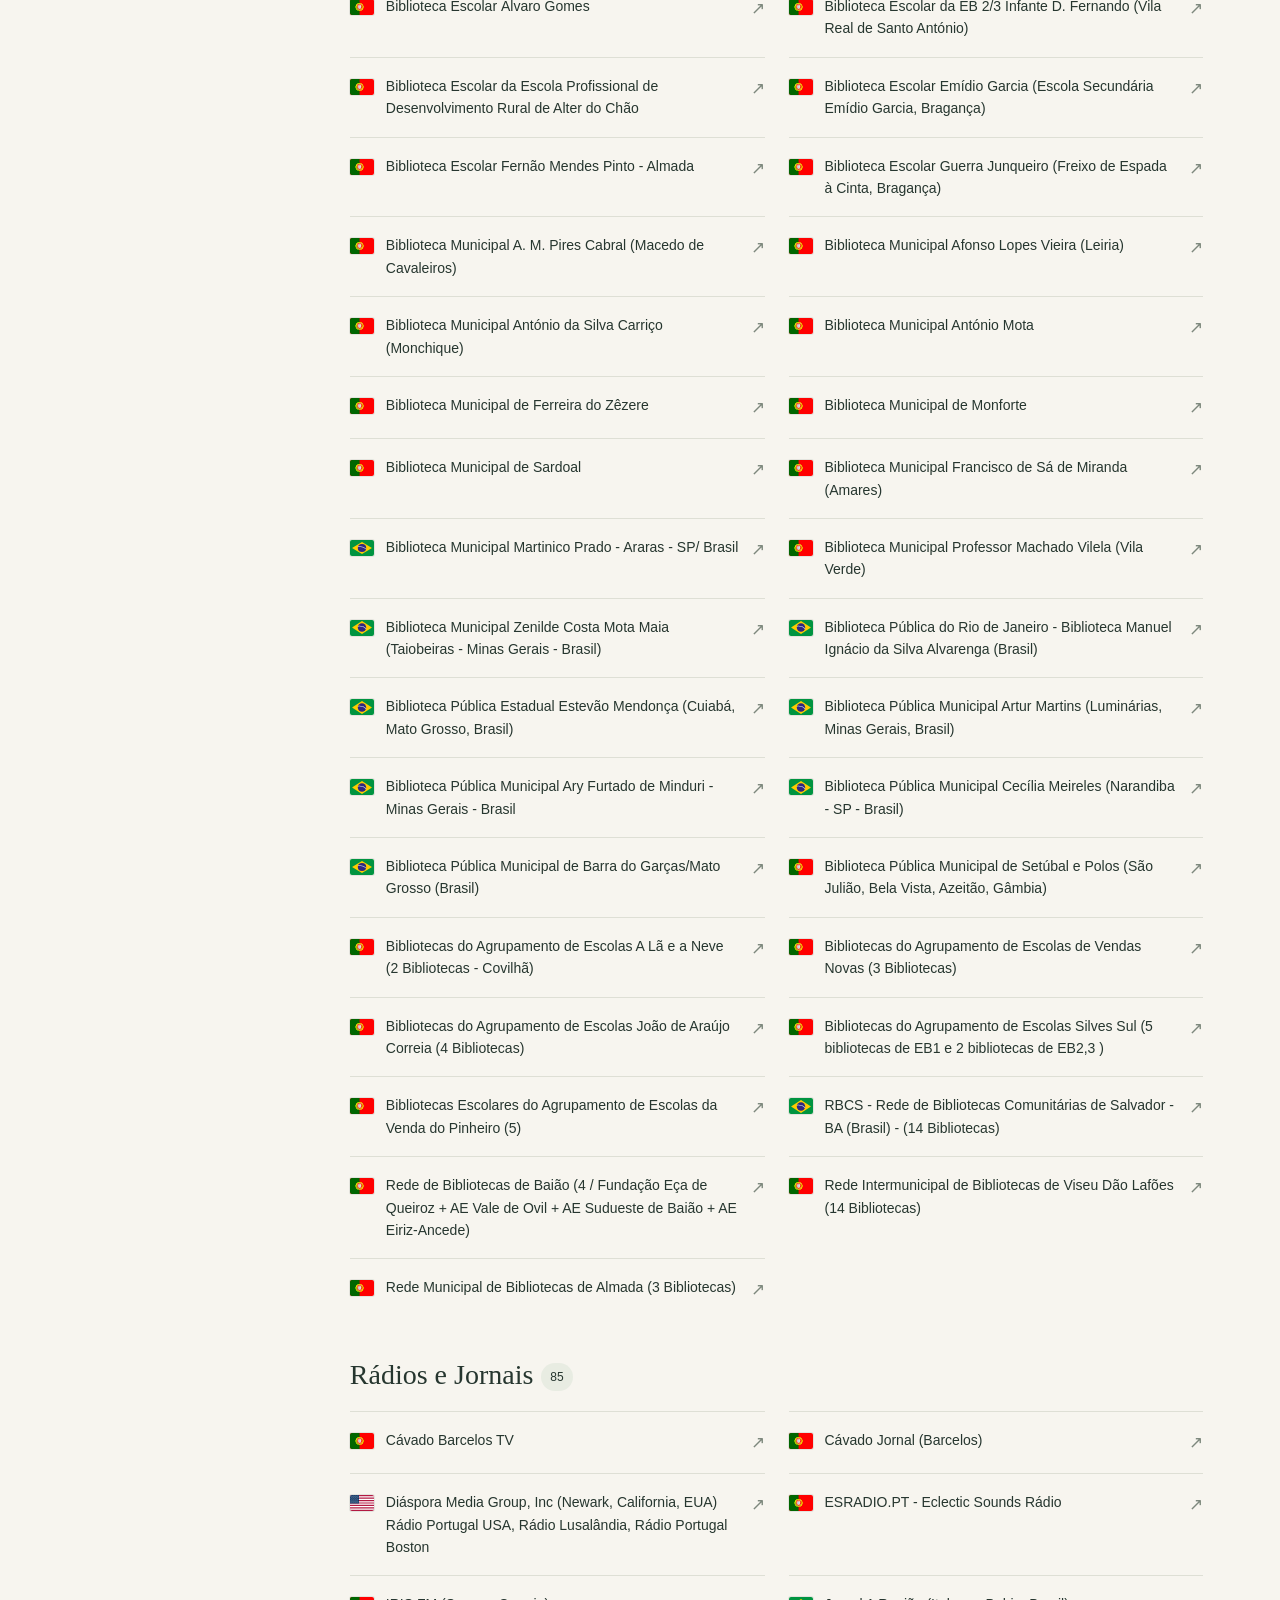
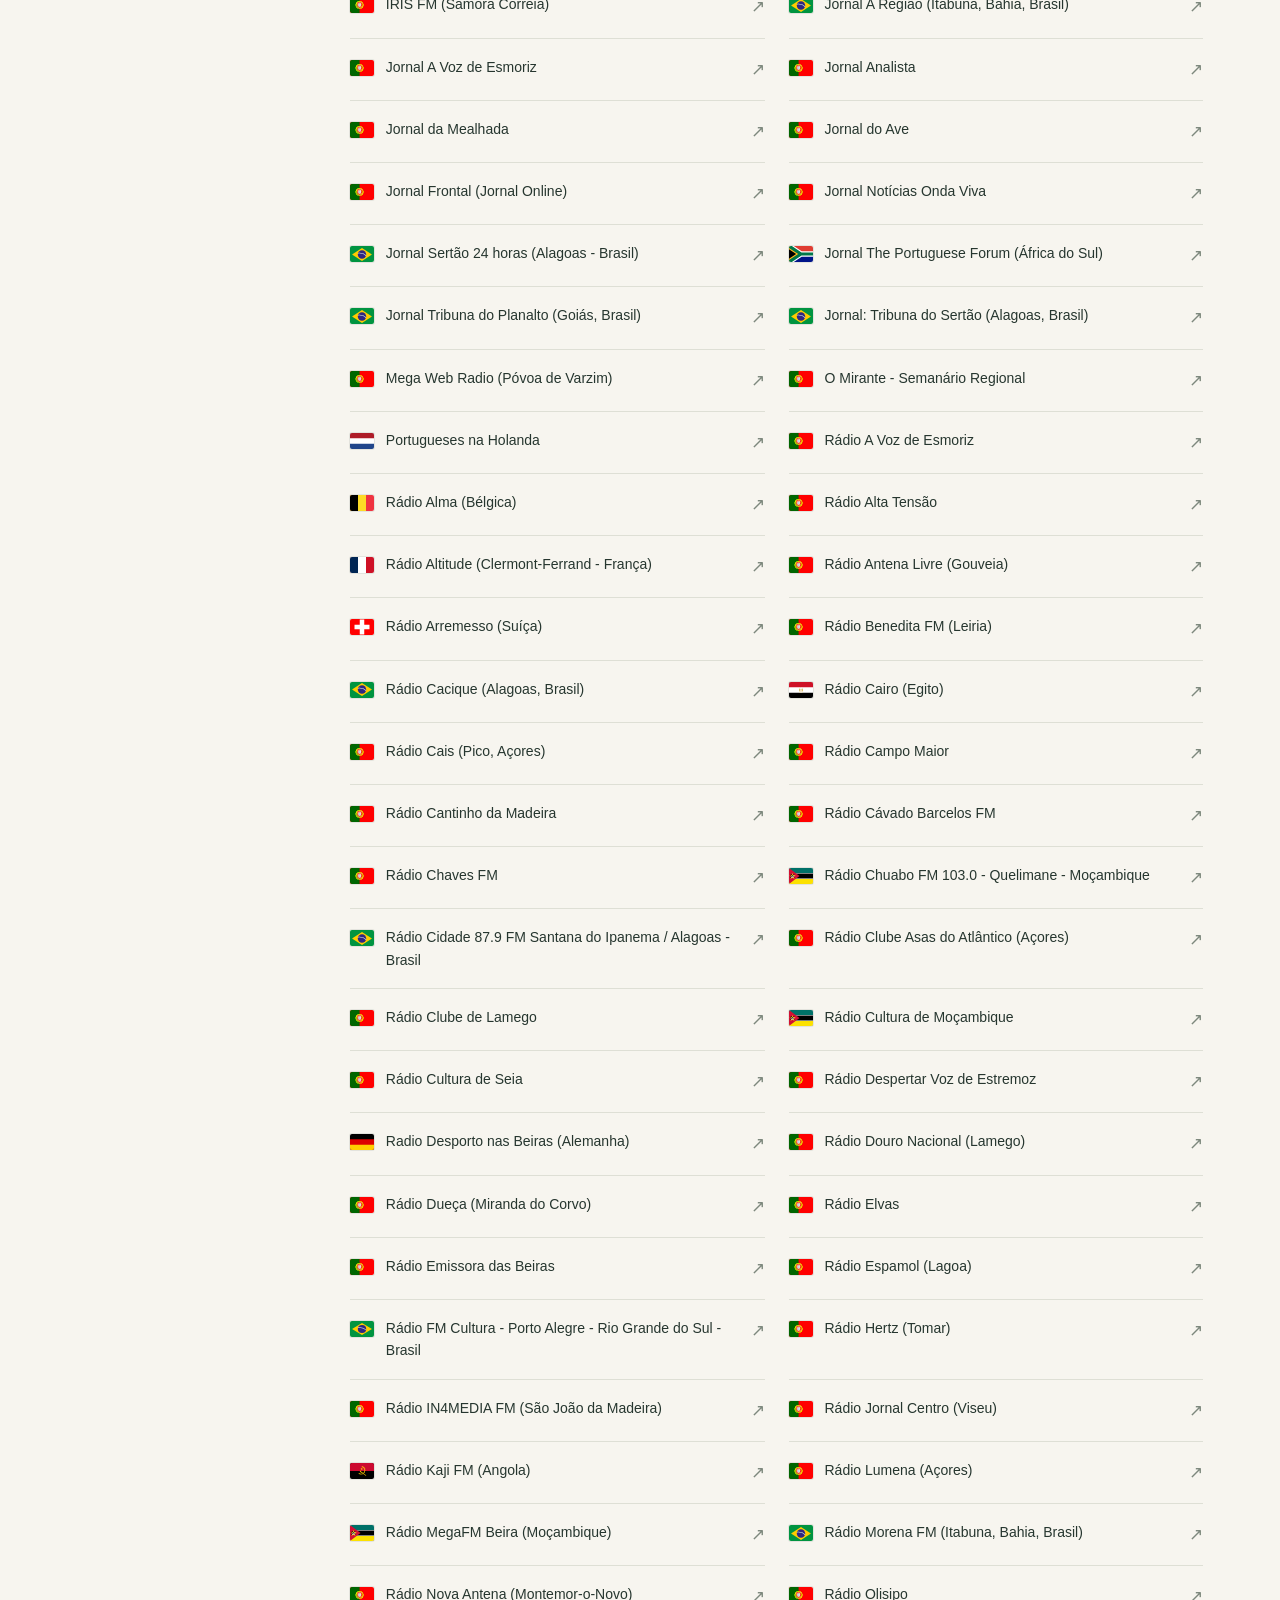
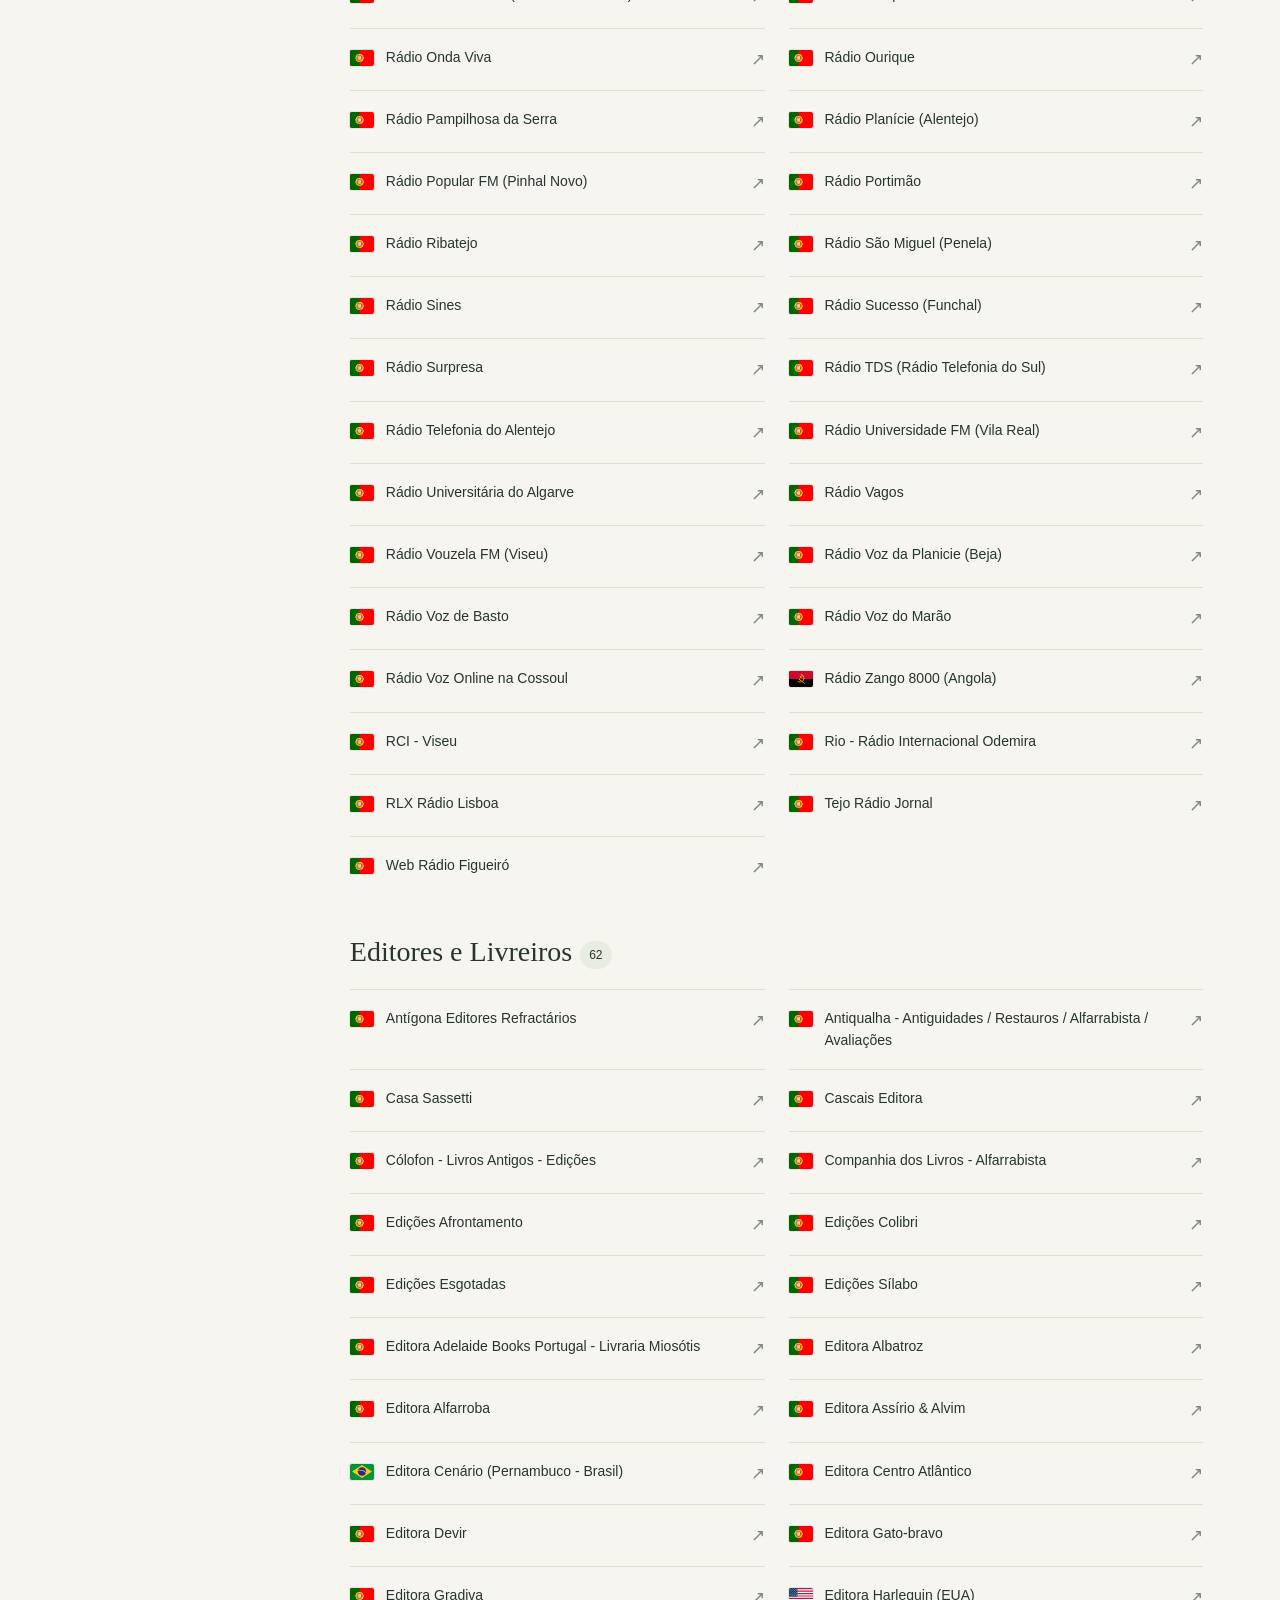
<file: docs/index.html>
<!doctype html><html lang="pt-PT"><head><meta charset="utf-8"><meta name="viewport" content="width=device-width,initial-scale=1"><title>Parcerias · Prazeres Interrompidos</title><meta name="description" content="Conheça a rede de parcerias de Prazeres Interrompidos. Pesquisa por nome, categoria e país."><link rel="stylesheet" href="style.css"><script src="app.js" defer></script></head><body><header><a class="brand" href="https://www.prazeresinterrompidos.pt/">Prazeres Interrompidos<span>CADA EPISÓDIO, UM LIVRO</span></a><div class="actions"><a href="https://www.prazeresinterrompidos.pt/">Visitar o site ↗</a><a class="button secondary" href="https://parcerias-prazeres-interrompidos.jauntymink64.chatgpt.site/?admin=1" target="_blank" rel="noopener">Administração</a></div></header><main><div class="hero"><div><div class="eyebrow">A nossa rede internacional</div><h1 id="title">Os livros aproximam-nos.</h1><p class="intro" id="intro"></p><a href="#diretorio">Explorar as parcerias ↓</a></div><div class="stats"><div class="big" id="partners">—</div><p>parceiros unidos pelos livros</p><div class="smallstats"><div><strong id="countries-total">—</strong><span>países</span></div><div><strong id="continents">—</strong><span>continentes</span></div></div></div></div><section class="country-strip" aria-label="Países com parcerias"><h2>Os países das nossas parcerias</h2><p class="muted">Seleciona uma bandeira para conhecer os parceiros desse país.</p><div id="country-flags" class="country-flags"></div></section><div class="directory" id="diretorio"><div class="eyebrow">Diretório de parcerias</div><p id="stale" class="muted" role="status" hidden>A mostrar a cópia de reserva. Não foi possível consultar os dados atuais; tenta atualizar a lista dentro de alguns momentos.</p><div class="tools"><input id="search" type="search" aria-label="Pesquisar parceiros" placeholder="Pesquisar por nome, instituição ou localidade…"><select id="category" aria-label="Filtrar por categoria"><option value="all">Todas as categorias</option></select><select id="country" aria-label="Filtrar por país"><option value="all">Todos os países</option></select></div><div class="layout"><aside id="nav" aria-label="Categorias"></aside><div><p class="muted" id="results" aria-live="polite">A carregar a lista…</p><div id="list"></div><div id="empty" hidden><h2>Nenhum resultado encontrado.</h2><button class="button" id="clear">Limpar pesquisa</button></div><p id="error" role="alert" hidden>Não foi possível carregar a lista. Atualiza a página para tentar novamente.</p></div></div></div></main><footer><span>Prazeres Interrompidos · Projeto Internacional de Promoção da Leitura, dos Livros e dos Escritores</span><a href="https://www.prazeresinterrompidos.pt/parcerias-lista" target="_blank" rel="noopener">Lista original ↗</a></footer><noscript>Ativa o JavaScript para pesquisar e consultar o diretório.</noscript></body></html>
</file>
<file: docs/style.css>
:root{--ink:#26362f;--green:#234e3a;--paper:#f7f5ef;--line:#dedfd5;--gold:#ddc28b}*{box-sizing:border-box}body{margin:0;background:var(--paper);color:var(--ink);font-family:Arial,sans-serif}a{color:inherit}header{padding:24px 6%;display:flex;justify-content:space-between;gap:24px;border-bottom:1px solid var(--line);align-items:center}.brand{text-decoration:none;font-family:Georgia,serif;font-size:22px}.brand span{display:block;font-family:Arial,sans-serif;font-size:10px;letter-spacing:2.5px;margin-top:8px}header>a:last-child{font-size:13px;text-decoration:none}main{max-width:1440px;margin:auto;padding:0 6%}.hero{display:grid;grid-template-columns:1.4fr 1fr;gap:50px;padding:72px 0 60px;align-items:center}.eyebrow{text-transform:uppercase;letter-spacing:2px;font-size:11px;font-weight:bold;color:#657669}h1{font-family:Georgia,serif;font-weight:normal;font-size:clamp(45px,6vw,80px);line-height:1.06;margin:20px 0}h1 em{color:var(--green)}.intro{line-height:1.8;max-width:530px;color:#59665d}.stats{background:var(--green);color:white;padding:40px;border-radius:2px;position:relative}.stats .big{font:normal 90px Georgia,serif;color:var(--gold)}.stats p{margin:6px 0 24px}.smallstats{border-top:1px solid #ffffff40;padding-top:22px;display:flex;gap:44px}.smallstats strong{font:32px Georgia,serif;display:block;color:var(--gold)}.smallstats span{font-size:13px}.directory{border-top:1px solid var(--line);padding:32px 0 70px}.tools{display:flex;gap:14px;margin:20px 0 30px}input,select{font:15px Arial;padding:17px;border:1px solid #cbd0c6;border-radius:3px;background:white;color:var(--ink)}input{flex:1;min-width:0}select{max-width:360px}input:focus,select:focus{outline:2px solid var(--green)}.layout{display:grid;grid-template-columns:235px 1fr;gap:38px}aside{align-self:start;position:sticky;top:24px}aside button{display:block;width:100%;text-align:left;padding:11px 12px;border:0;background:none;color:#57655b;cursor:pointer;font:13px Arial;line-height:1.4;border-left:2px solid transparent}aside button.active{color:var(--green);border-color:var(--green);background:#e8ece2;font-weight:bold}section.group{margin-bottom:38px;scroll-margin-top:24px}h2{font:28px Georgia,serif;margin:0 0 20px}h2 small{font:12px Arial;display:inline-block;background:#e8ece2;padding:7px 9px;border-radius:20px;margin-left:8px;vertical-align:middle}.entries{display:grid;grid-template-columns:1fr 1fr;gap:0 24px}.entry{padding:17px 0;border-top:1px solid var(--line);display:flex;gap:12px;align-items:start;font-size:14px;line-height:1.6}.entry a{text-decoration:none;flex:1}.entry a:hover{text-decoration:underline;color:var(--green)}.entry .arrow{color:#7d887d;font-size:17px}.entry span.name{flex:1}.muted{color:#728075;font-size:12px;line-height:1.7}footer{border-top:1px solid var(--line);padding:28px 6%;display:flex;justify-content:space-between;gap:20px;font-size:12px;color:#667369}#empty{padding:35px 0}button.clear{background:var(--green);border:0;color:white;padding:10px 16px;cursor:pointer;border-radius:3px}@media(max-width:850px){.hero{gap:25px;padding:45px 0;grid-template-columns:1fr}.stats{padding:26px}.stats .big{font-size:68px}.layout{grid-template-columns:1fr}aside{display:none}.tools{flex-direction:column}select{max-width:none}.entries{grid-template-columns:1fr}header{align-items:start}.brand{font-size:18px}footer{flex-direction:column}h2{font-size:24px}}

button{font:inherit;cursor:pointer}.button{background:var(--green);color:white;border:0;padding:11px 15px;border-radius:3px;text-decoration:none;display:inline-block;font-size:13px}.secondary{background:#e8ece2;color:var(--green)}.danger{background:#f3e4df;color:#9b3020}.adminbar{display:flex;gap:10px;flex-wrap:wrap;align-items:center;border:1px solid var(--line);padding:18px;margin:22px 0;background:white}.adminpanel{padding:24px;background:#e8ece2;margin:22px 0}.adminpanel h2{margin-bottom:12px}.fields{display:grid;grid-template-columns:repeat(3,1fr);gap:14px}label{display:flex;flex-direction:column;gap:7px;font-size:13px}label input,label textarea{width:100%;min-width:0}textarea{padding:12px;font:14px Arial;border:1px solid #cbd0c6;min-height:90px}.wide{grid-column:1/-1}.actions{display:flex;gap:8px;flex-wrap:wrap}.entry{flex-wrap:wrap}.entry .actions{width:100%}.entry .button{padding:6px 10px;font-size:12px}.grouphead{display:flex;justify-content:space-between;gap:14px;flex-wrap:wrap;margin-bottom:20px}.grouphead h2{margin:0}.status{font-size:14px;color:#234e3a;line-height:1.6}.error{color:#9b3020}dialog{border:1px solid var(--line);border-radius:8px;padding:28px;width:min(580px,92vw);background:var(--paper);color:var(--ink)}dialog::backdrop{background:#13251e88}dialog form{display:flex;flex-direction:column;gap:16px}dialog h2{margin:0}button:disabled{opacity:.5;cursor:wait}header .actions{align-items:center}@media(max-width:700px){.fields{grid-template-columns:1fr}header{flex-wrap:wrap}}
.flags{display:flex;flex-wrap:wrap;gap:4px;align-items:center;max-width:84px;padding-top:4px}.flags:empty{display:none}.flags img{object-fit:cover;border-radius:2px;box-shadow:0 0 0 1px #26362f18;flex-shrink:0}.tools input{flex:2}.tools select{min-width:170px;flex:1;max-width:300px}select[multiple]{max-width:none;min-height:155px;padding:8px}select[multiple] option{padding:5px}.tools{flex-wrap:wrap}@media(max-width:850px){.tools select{max-width:none;width:100%}}
.country-strip{padding:0 0 36px}.country-strip h2{font:26px Georgia,serif;margin-bottom:8px}.country-flags{display:flex;flex-wrap:wrap;gap:10px;margin-top:18px}.country-pill{display:flex;align-items:center;gap:9px;border:1px solid var(--line);background:#fff9;padding:10px 13px;border-radius:4px;color:var(--ink);font:13px Arial;cursor:pointer}.country-pill img{width:30px;height:20px;object-fit:cover;box-shadow:0 0 0 1px #26362f18;border-radius:2px}.country-pill:hover,.country-pill[aria-pressed=true]{border-color:var(--green);background:#e8ece2}.country-pill:focus-visible{outline:2px solid var(--green);outline-offset:3px}@media(max-width:600px){.country-flags{gap:8px}.country-pill{padding:8px 10px;font-size:12px}}
</file>
